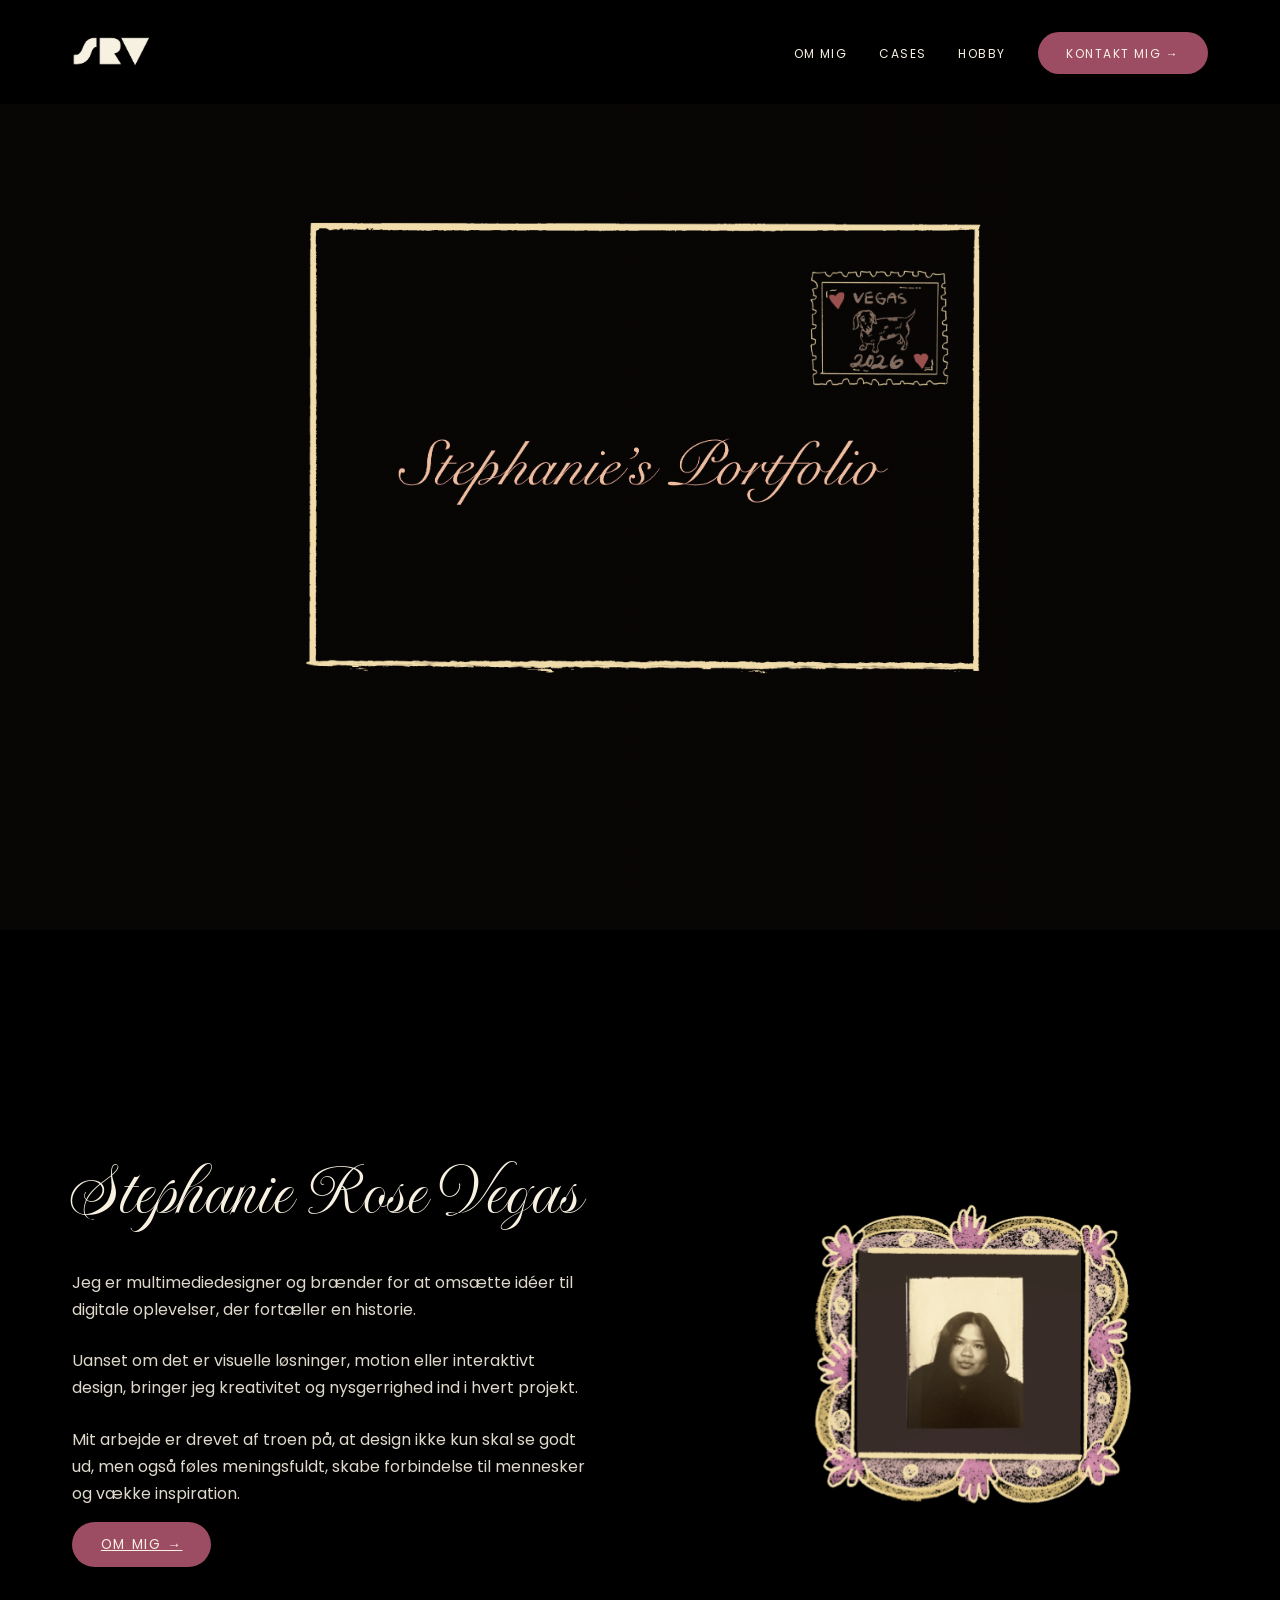
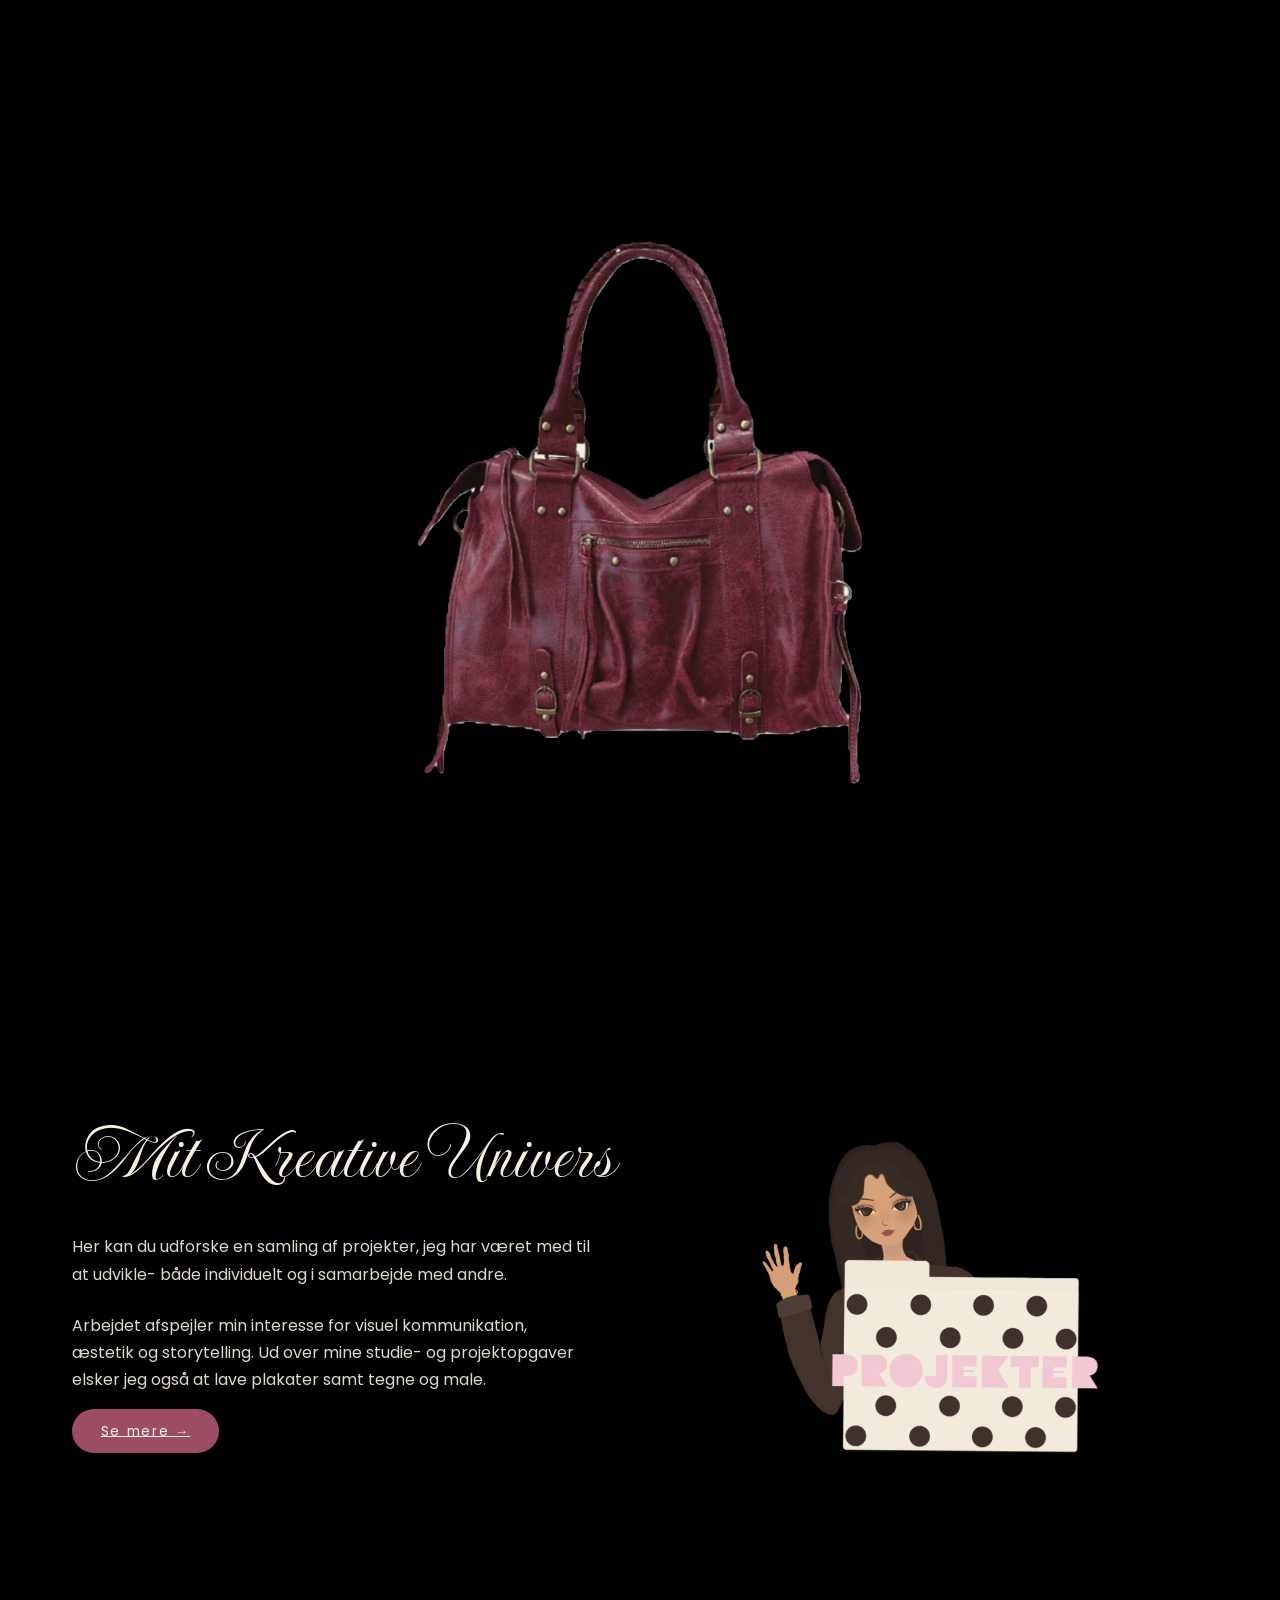
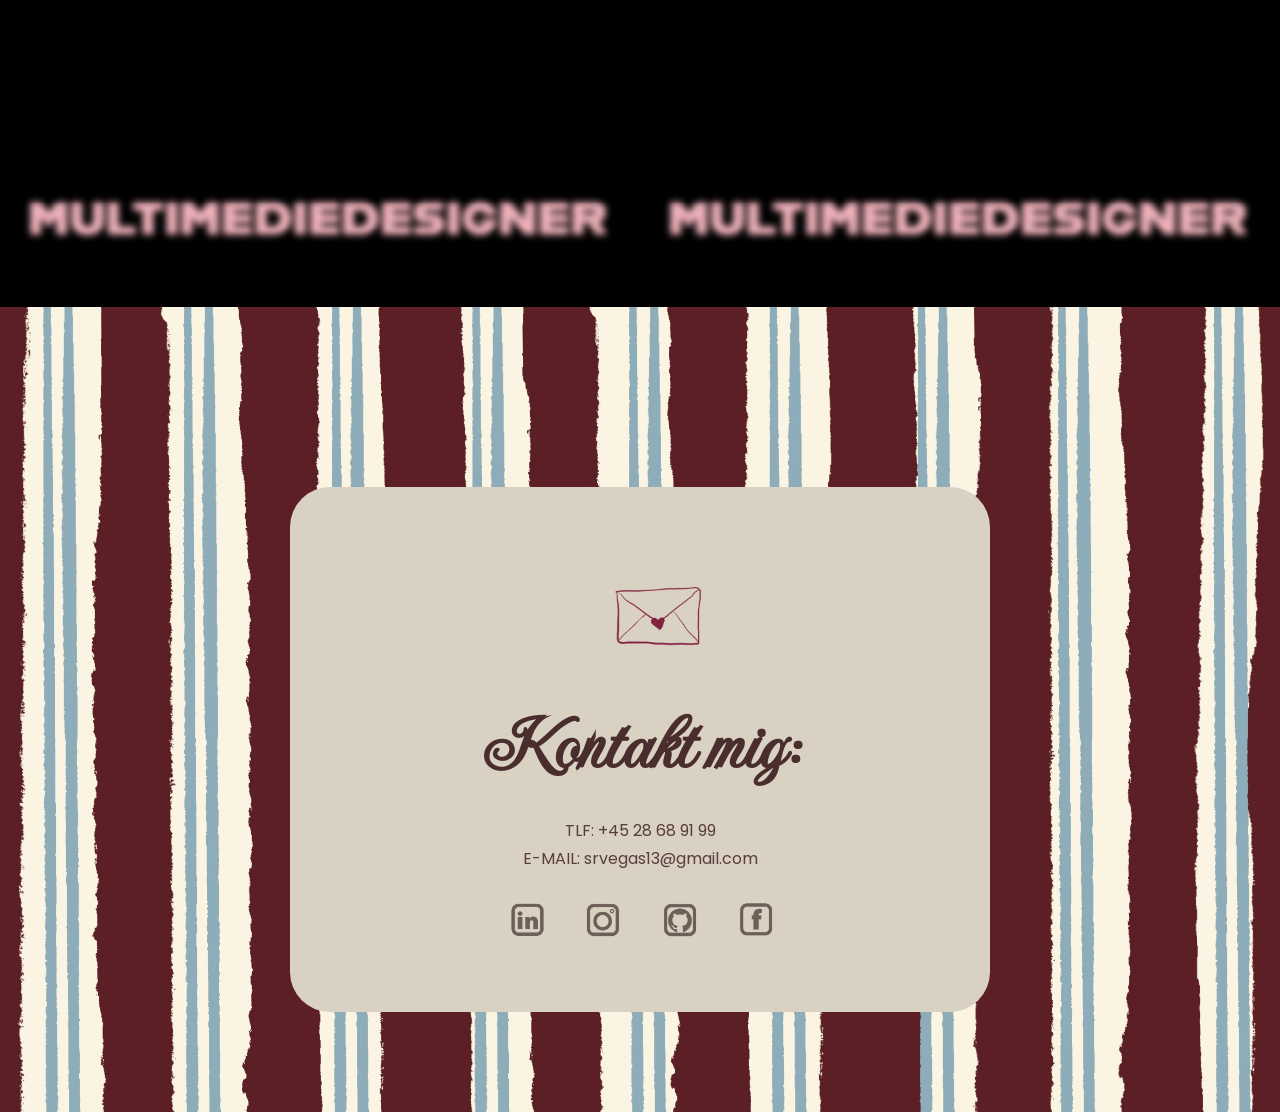
<file: index.html>
<!DOCTYPE html>
<html lang="en">
<head>
    <meta charset="UTF-8">
    <title>STEPH´S PORTFOLIO</title>

    <meta name="viewport" content="width=device-width, initial-scale=1.0">

    <link rel="stylesheet" href="styles.css">

    <link rel="preconnect" href="https://fonts.googleapis.com">
    <link rel="preconnect" href="https://fonts.gstatic.com" crossorigin>

    <link href="https://fonts.googleapis.com/css2?family=Imperial+Script&family=Poppins:wght@300;400;500;600&display=swap" rel="stylesheet">


</head>
<body>



<header class="hero">

    <nav class="navbar">
        <div class="nav-inner">

            <div class="nav-logo">
                <a href="index.html">
                    <img src="images/srvlogo.png" alt="SRV logo">
                </a>
            </div>

            <!-- 🍔 BURGER -->
            <button class="burger" aria-label="Menu">
                <span></span>
                <span></span>
                <span></span>
            </button>

            <ul class="nav-links">

                <li><a href="ommig.html">OM MIG</a></li>
                <li><a href="projekter.html">CASES</a></li>
                <li><a href="hobby.html">HOBBY</a></li>


                <li><a href="#kontakt" class="btn">Kontakt mig →</a></li>
            </ul>

        </div>
    </nav>

    <div class="hero-art">


        <img src="images/Stephanie's_Portfolio_hero.gif" alt="hero gif billede"/>
    </div>
</header>








<section class="creative">

    <div class="creative-text fade-in">
        <h2 class="script-title">Stephanie Rose Vegas</h2>

        <p>Jeg er multimediedesigner og brænder for at omsætte idéer til digitale oplevelser, der fortæller en historie.</p>

        <p> Uanset om det er visuelle løsninger, motion eller interaktivt design, bringer jeg kreativitet og nysgerrighed ind i hvert projekt. </p>

        <p>Mit arbejde er drevet af troen på, at design ikke kun skal se godt ud, men også føles meningsfuldt, skabe forbindelse til mennesker og vække inspiration.
        </p>

        <a href="ommig.html" class="btn">OM MIG →</a>
    </div>

    <div class="creative-card fade-in">
        <a href="ommig.html">
            <img src="images/migframe.gif" alt="Projekter mappe" class="folder-img"/>
        </a>
    </div>

</section>





<div class="bag">


    <img src="images/bag2.gif" alt="whats in my bag gif"/>

</div>







<section class="creative">

    <div class="creative-text fade-in">
        <h2 class="script-title">Mit Kreative Univers</h2>

        <p>
            Her kan du udforske en samling af projekter, jeg har været med til at udvikle-
            både individuelt og i samarbejde med andre.
        </p>

        <p>
            Arbejdet afspejler min interesse for visuel kommunikation, æstetik og storytelling.
            Ud over mine studie- og projektopgaver elsker jeg også at lave plakater samt tegne og male.
        </p>

        <a href="projekter.html" class="btn">Se mere →</a>
    </div>

    <div class="creative-card fade-in">
        <a href="projekter.html">
            <img src="images/mappegif.gif" alt="Projekter mappe" class="folder-img"/>
        </a>
    </div>

</section>










<section class="pink-banner">
    <div class="banner-track">
        <img src="images/pinkbanner.png" alt="pink banner">
        <img src="images/pinkbanner.png" alt="pink banner">
        <img src="images/pinkbanner.png" alt="pink banner">
        <img src="images/pinkbanner.png" alt="pink banner">
        <img src="images/pinkbanner.png" alt="pink banner">
        <img src="images/pinkbanner.png" alt="pink banner">
    </div>
</section>





<footer id="kontakt" class="footer-contact-section">

    <div class="footer-card">

        <img src="images/envelope.png" alt="mail icon" class="mail-icon">

        <h2>Kontakt mig:</h2>

        <p>
            TLF:
            <a href="tel:+4528689199">+45 28 68 91 99</a>
        </p>

        <p>
            E-MAIL:
            <a href="mailto:srvegas13@gmail.com">srvegas13@gmail.com</a>
        </p>

        <div class="socials">
            <a href="https://www.linkedin.com/in/stephanie-rose-vegas-77a5063b0/" target="_blank">
                <img src="images/linkedin.png" alt="linkedin">
            </a>

            <a href="https://www.instagram.com/_stephanievegas/" target="_blank">
                <img src="images/instagram.png" alt="instagram">
            </a>

            <a href="https://github.com/stephanievegas" target="_blank">
                <img src="images/github.png" alt="github">
            </a>

            <a href="https://www.facebook.com/stephanie.vegas.58/" target="_blank">
                <img src="images/facebook.png" alt="facebook">
            </a>
        </div>

    </div>

</footer>













<script src="app.js"></script>
</body>
</html>
</file>
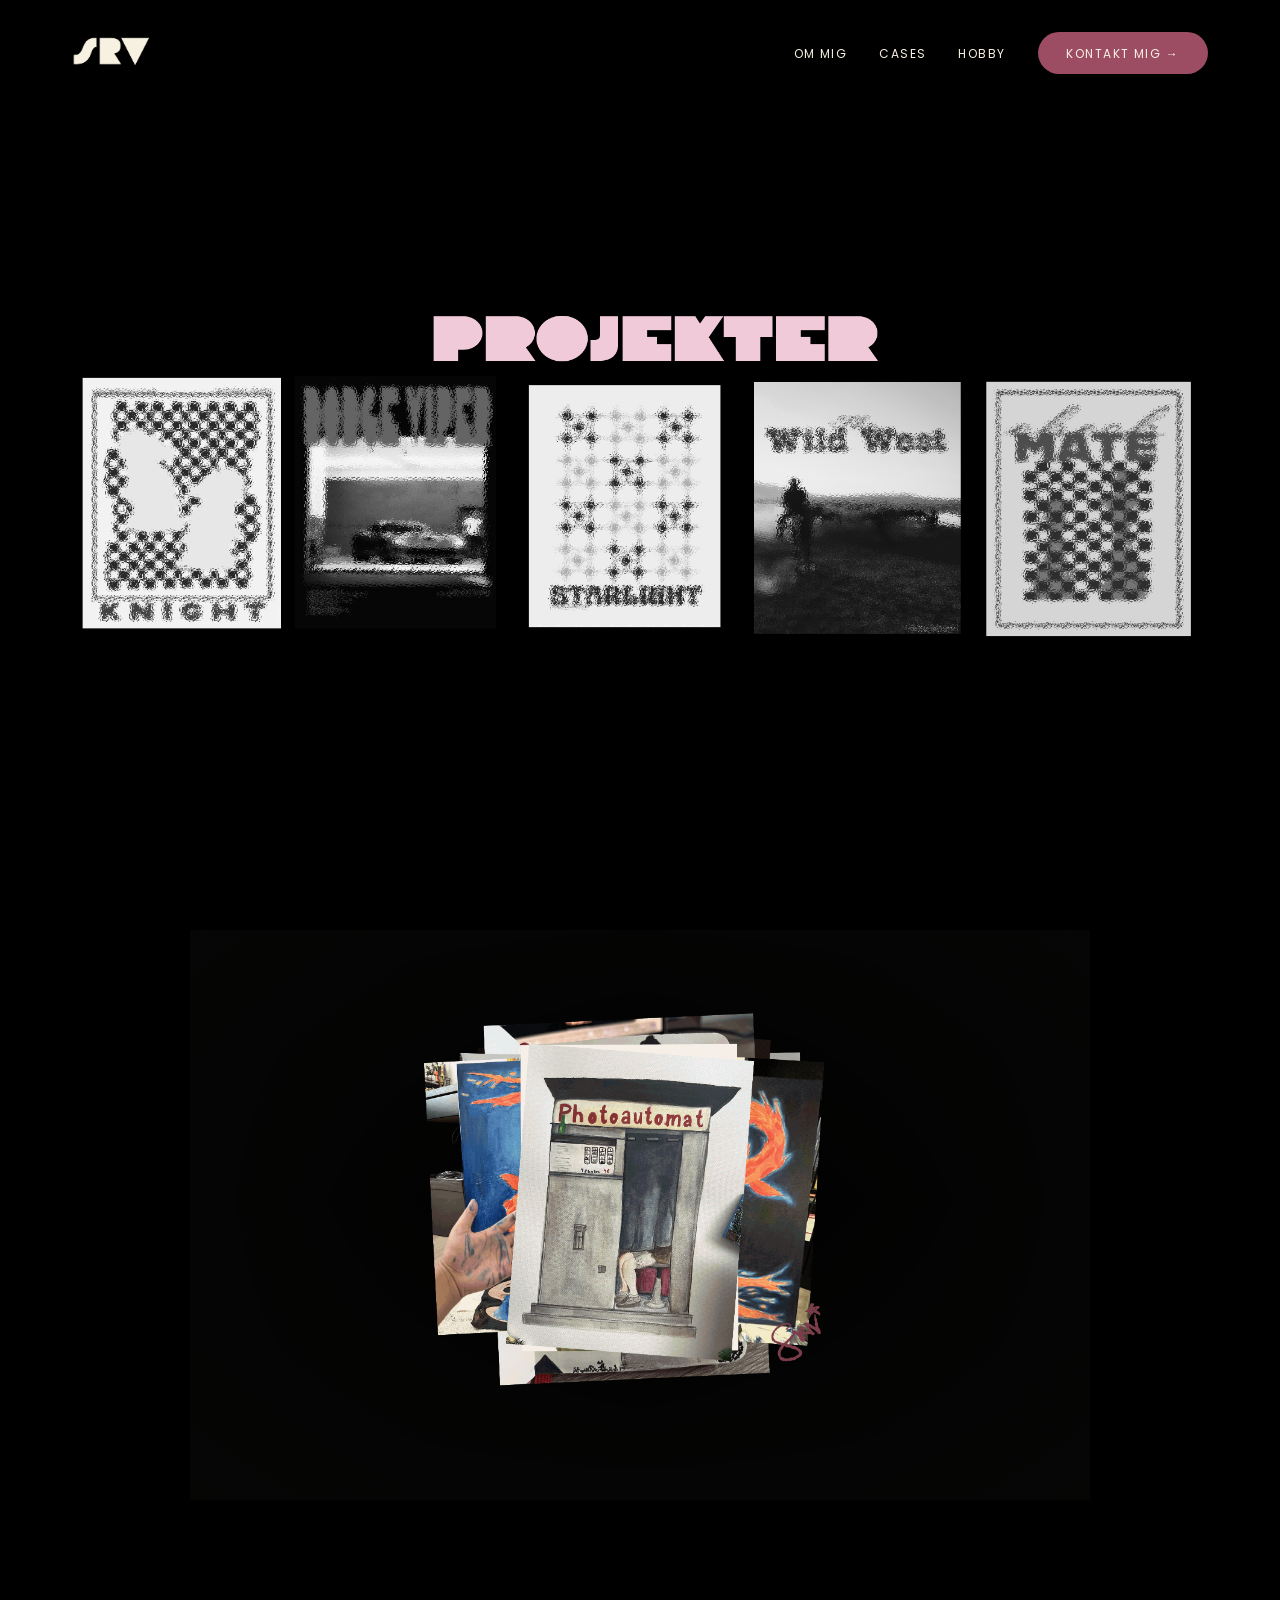
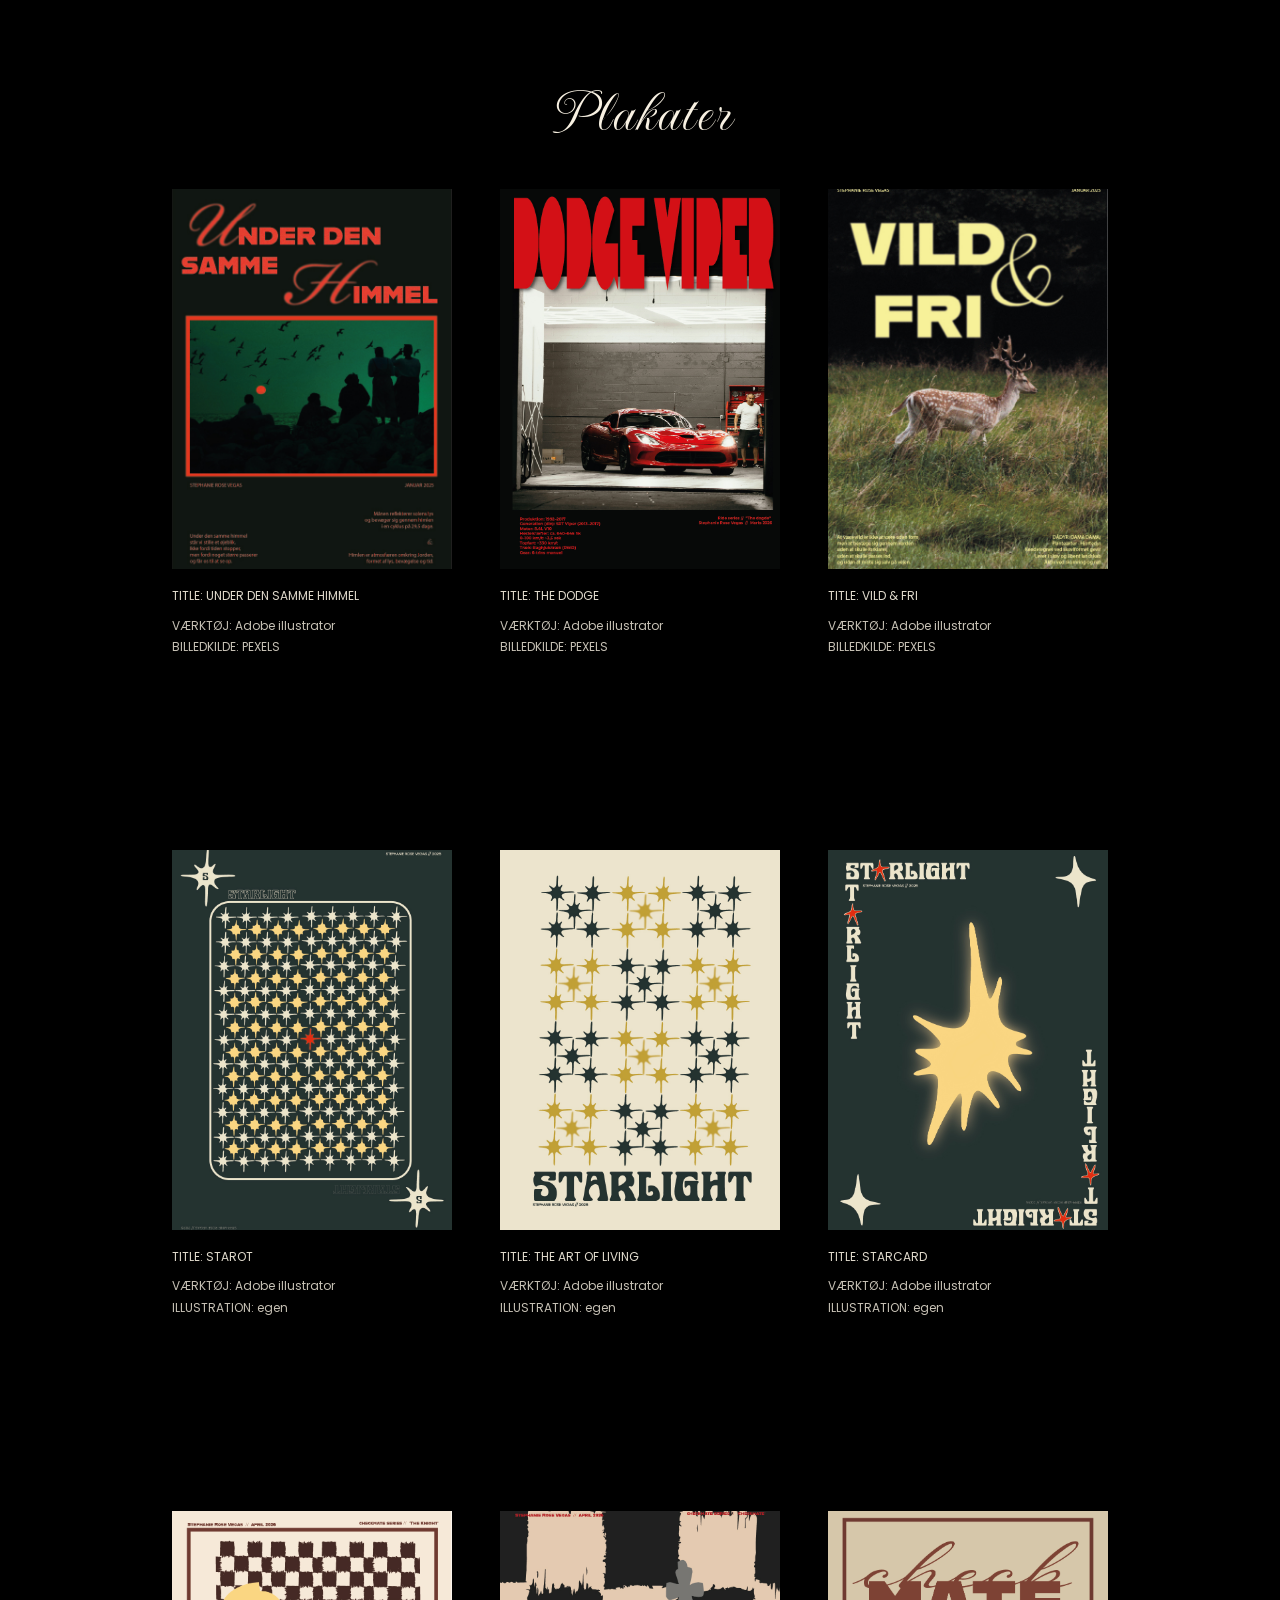
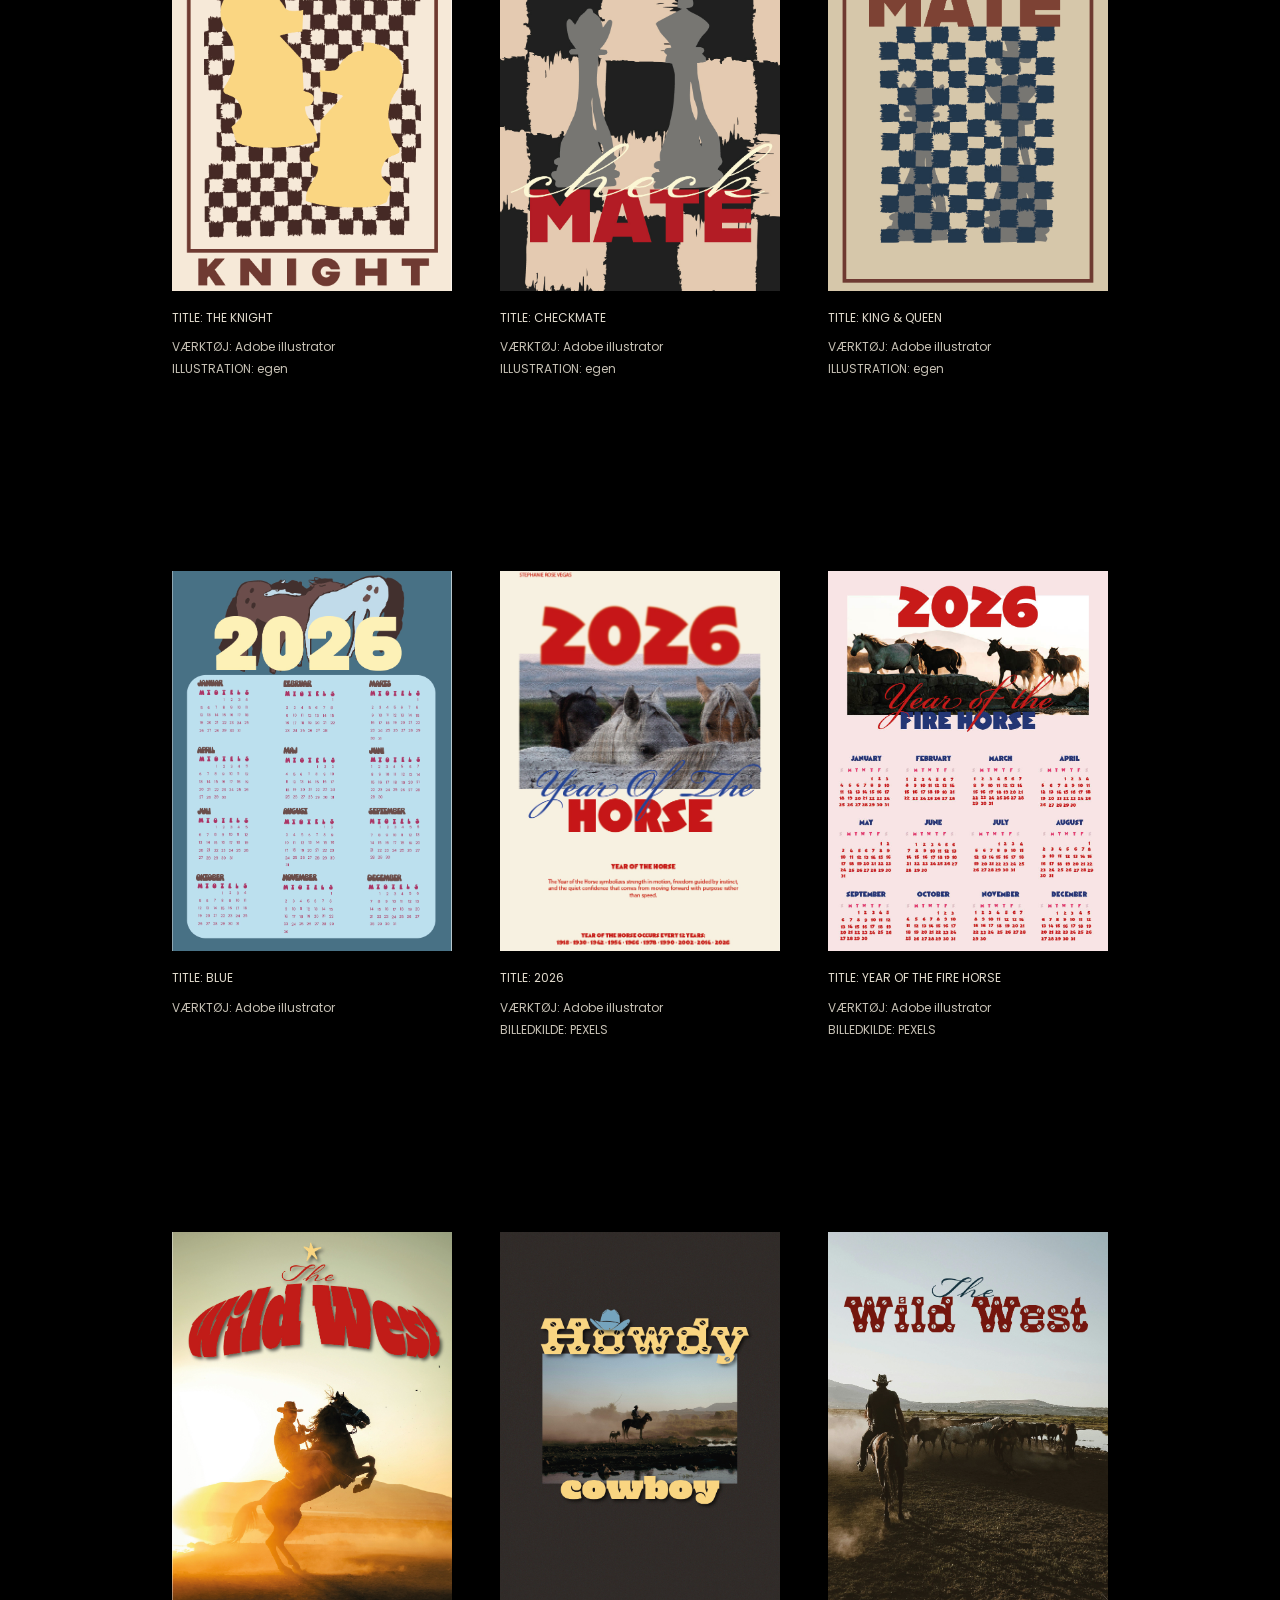
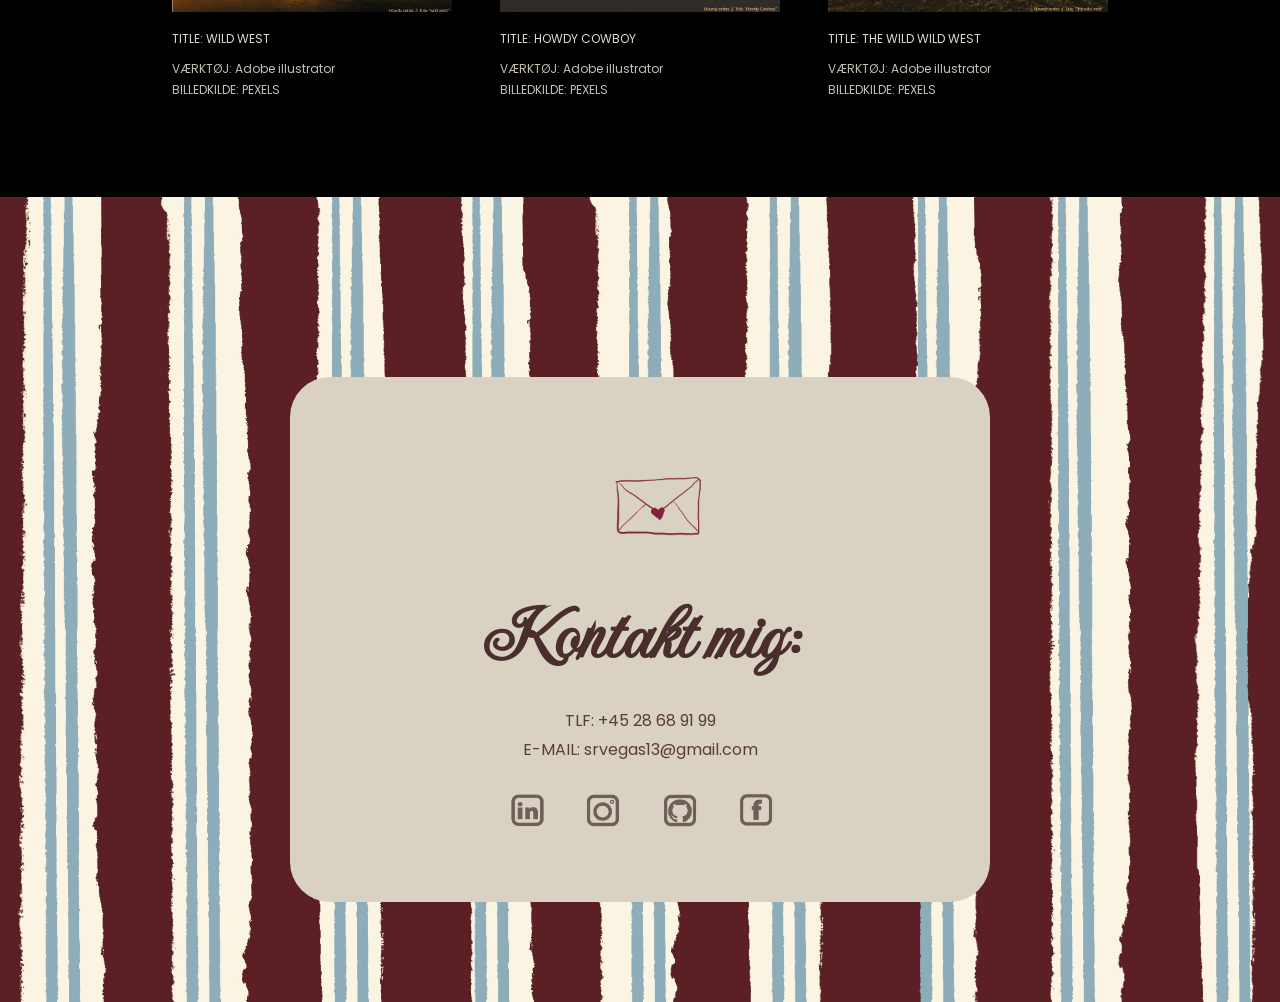
<file: hobby.html>
<!DOCTYPE html>
<html lang="en">
<head>
    <meta charset="UTF-8">
    <title>PROJEKTER</title>

    <meta name="viewport" content="width=device-width, initial-scale=1.0">


    <link rel="stylesheet" href="styles.css">

    <link rel="preconnect" href="https://fonts.googleapis.com">
    <link rel="preconnect" href="https://fonts.gstatic.com" crossorigin>

    <link href="https://fonts.googleapis.com/css2?family=Imperial+Script&family=Poppins:wght@300;400;500;600&display=swap" rel="stylesheet">

</head>
<body>
<header class="hero">

    <nav class="navbar">
        <div class="nav-inner">

            <div class="nav-logo">
                <a href="index.html">
                    <img src="images/srvlogo.png" alt="SRV logo">
                </a>
            </div>

            <!-- 🍔 BURGER -->
            <button class="burger" aria-label="Menu">
                <span></span>
                <span></span>
                <span></span>
            </button>

            <ul class="nav-links">

                <li><a href="ommig.html">OM MIG</a></li>
                <li><a href="projekter.html">CASES</a></li>
                <li><a href="hobby.html">HOBBY</a></li>

                <li><a href="#kontakt" class="btn">Kontakt mig →</a></li>
            </ul>

        </div>
    </nav>

    <div class="hero-art">
        <img src="images/phero.png" alt="projekterhero"/></div>

</header>


<div class="bag">
    <img src="images/Minkunst2.gif" alt="kunst"/>
</div>





<section class="projects">
    <h1 class="name">Plakater</h1>
    <div class="projects-grid">

        <div class="project">
            <img src="images/plakat1.jpg" alt="PLAKAT">
            <p class="title">TITLE: UNDER DEN SAMME HIMMEL</p>
            <p class="desc">VÆRKTØJ: Adobe illustrator</p>
            <p class="desc">BILLEDKILDE: PEXELS</p>
        </div>

        <div class="project">
            <img src="images/Dodge.jpg" alt="PLAKAT">
            <p class="title">TITLE: THE DODGE</p>
            <p class="desc">VÆRKTØJ: Adobe illustrator</p>
            <p class="desc">BILLEDKILDE: PEXELS</p>
        </div>

        <div class="project">
            <img src="images/plakat4.jpg" alt="PLAKAT">
            <p class="title">TITLE: VILD & FRI </p>
            <p class="desc">VÆRKTØJ: Adobe illustrator</p>
            <p class="desc">BILLEDKILDE: PEXELS</p>
        </div>

    </div>



</section>



<section class="projects">

    <div class="projects-grid">

        <div class="project">
            <img src="images/STAROT-100.jpg" alt="PLAKAT">
            <p class="title">TITLE: STAROT </p>
            <p class="desc">VÆRKTØJ: Adobe illustrator</p>
            <p class="desc">ILLUSTRATION: egen</p>
        </div>

        <div class="project">
            <img src="images/STARLIGHT-100.jpg" alt="PLAKAT">
            <p class="title">TITLE: THE ART OF LIVING</p>
            <p class="desc">VÆRKTØJ: Adobe illustrator</p>
            <p class="desc">ILLUSTRATION: egen</p>
        </div>

        <div class="project">
            <img src="images/STARCARD-100.jpg" alt="PLAKAT">
            <p class="title">TITLE: STARCARD</p>
            <p class="desc">VÆRKTØJ: Adobe illustrator</p>
            <p class="desc">ILLUSTRATION: egen</p>
        </div>

    </div>



</section>



<section class="projects">

    <div class="projects-grid">

        <div class="project">
            <img src="images/knight-100.jpg" alt="PLAKAT">
            <p class="title">TITLE: THE KNIGHT</p>
            <p class="desc">VÆRKTØJ: Adobe illustrator</p>
            <p class="desc">ILLUSTRATION: egen</p>
        </div>

        <div class="project">
            <img src="images/chess-100.jpg" alt="PLAKAT">
            <p class="title">TITLE: CHECKMATE </p>
            <p class="desc">VÆRKTØJ: Adobe illustrator</p>
            <p class="desc">ILLUSTRATION: egen</p>
        </div>

        <div class="project">
            <img src="images/checkmate3-100.jpg" alt="PLAKAT">
            <p class="title">TITLE: KING & QUEEN</p>
            <p class="desc">VÆRKTØJ: Adobe illustrator</p>
            <p class="desc">ILLUSTRATION: egen</p>
        </div>

    </div>

</section>
<section class="projects">

    <div class="projects-grid">

        <div class="project">
            <img src="images/plakat3.jpg" alt="PLAKAT">
            <p class="title">TITLE: BLUE</p>
            <p class="desc">VÆRKTØJ: Adobe illustrator</p>

        </div>

        <div class="project">
            <img src="images/plakat2.jpg" alt="PLAKAT">
            <p class="title">TITLE: 2026 </p>
            <p class="desc">VÆRKTØJ: Adobe illustrator</p>
            <p class="desc">BILLEDKILDE: PEXELS</p>
        </div>

        <div class="project">
            <img src="images/plakat7.jpg" alt="PLAKAT">
            <p class="title">TITLE: YEAR OF THE FIRE HORSE</p>
            <p class="desc">VÆRKTØJ: Adobe illustrator</p>
            <p class="desc">BILLEDKILDE: PEXELS</p>
        </div>

    </div>



</section>

<section class="projects">

    <div class="projects-grid">

        <div class="project">
            <img src="images/tww-100.jpg" alt="PLAKAT">
            <p class="title">TITLE: WILD WEST</p>
            <p class="desc">VÆRKTØJ: Adobe illustrator</p>
            <p class="desc">BILLEDKILDE: PEXELS</p>
        </div>

        <div class="project">
            <img src="images/HOWDY2.jpg" alt="PLAKAT">
            <p class="title">TITLE: HOWDY COWBOY </p>
            <p class="desc">VÆRKTØJ: Adobe illustrator</p>
            <p class="desc">BILLEDKILDE: PEXELS</p>
        </div>

        <div class="project">
            <img src="images/tww2-100.jpg" alt="PLAKAT">
            <p class="title">TITLE: THE WILD WILD WEST</p>
            <p class="desc">VÆRKTØJ: Adobe illustrator</p>
            <p class="desc">BILLEDKILDE: PEXELS</p>
        </div>

    </div>



</section>











<footer id="kontakt" class="footer-contact-section">

    <div class="footer-card">

        <img src="images/envelope.png" alt="mail icon" class="mail-icon">

        <h2>Kontakt mig:</h2>

        <p>
            TLF:
            <a href="tel:+4528689199">+45 28 68 91 99</a>
        </p>

        <p>
            E-MAIL:
            <a href="mailto:srvegas13@gmail.com">srvegas13@gmail.com</a>
        </p>

        <div class="socials">
            <a href="https://www.linkedin.com/in/stephanie-rose-vegas-77a5063b0/" target="_blank">
                <img src="images/linkedin.png" alt="linkedin">
            </a>

            <a href="https://www.instagram.com/_stephanievegas/" target="_blank">
                <img src="images/instagram.png" alt="instagram">
            </a>
            <a href="https://github.com/stephanievegas" target="_blank">
                <img src="images/github.png" alt="github">
            </a>
            <a href="https://www.facebook.com/stephanie.vegas.58/" target="_blank">
                <img src="images/facebook.png" alt="facebook">
            </a>
        </div>

    </div>

</footer>

<script>
    document.querySelectorAll(".case").forEach(caseEl => {

        const mainImage = caseEl.querySelector(".case-main img");
        const thumbs = caseEl.querySelectorAll(".case-thumbs img");

        thumbs.forEach(img => {
            img.addEventListener("click", () => {

                // animation start
                mainImage.classList.add("fade");

                setTimeout(() => {
                    mainImage.src = img.src;
                    mainImage.classList.remove("fade");
                }, 150);

                // aktiv thumbnail
                thumbs.forEach(t => t.classList.remove("active"));
                img.classList.add("active");

            });
        });

    });


</script>
<script>
    const burger = document.querySelector(".burger");
    const navLinks = document.querySelector(".nav-links");

    burger.addEventListener("click", () => {
        navLinks.classList.toggle("active");
    });
</script>
</body>
</html>
</file>
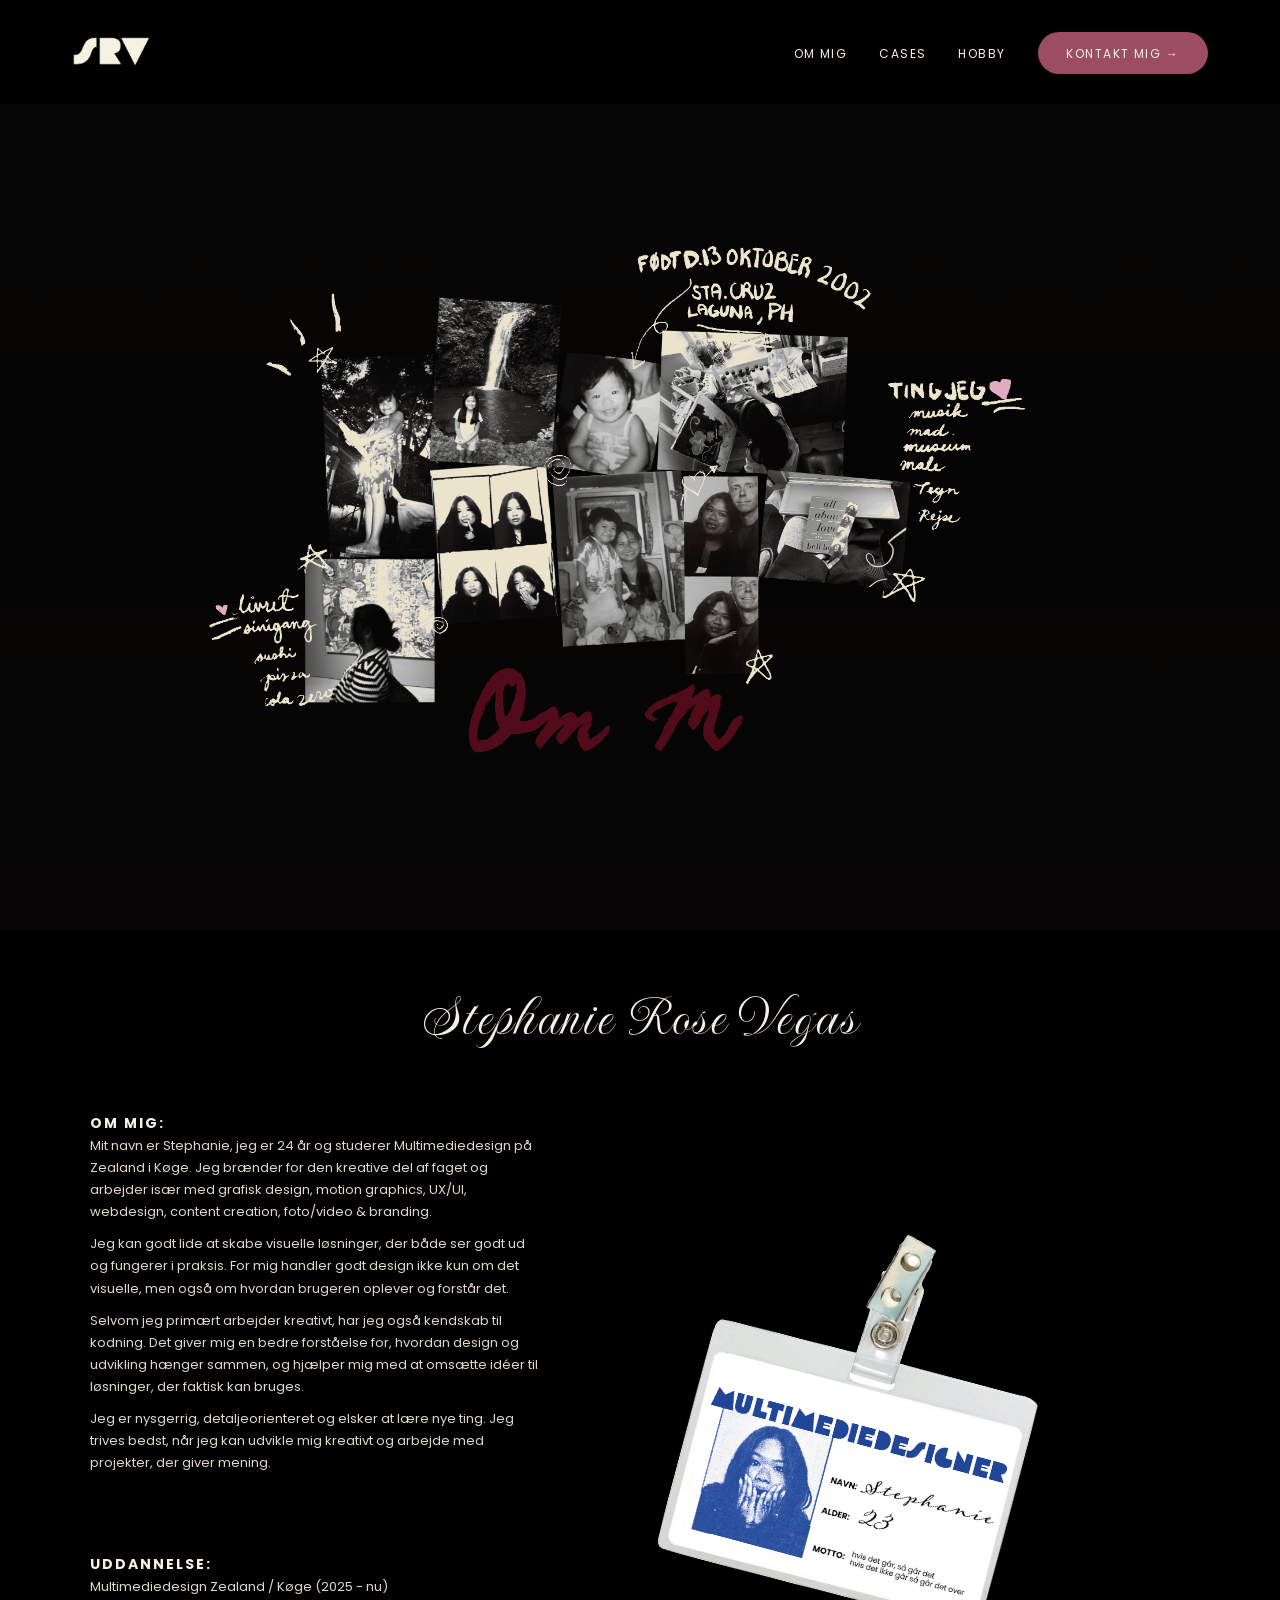
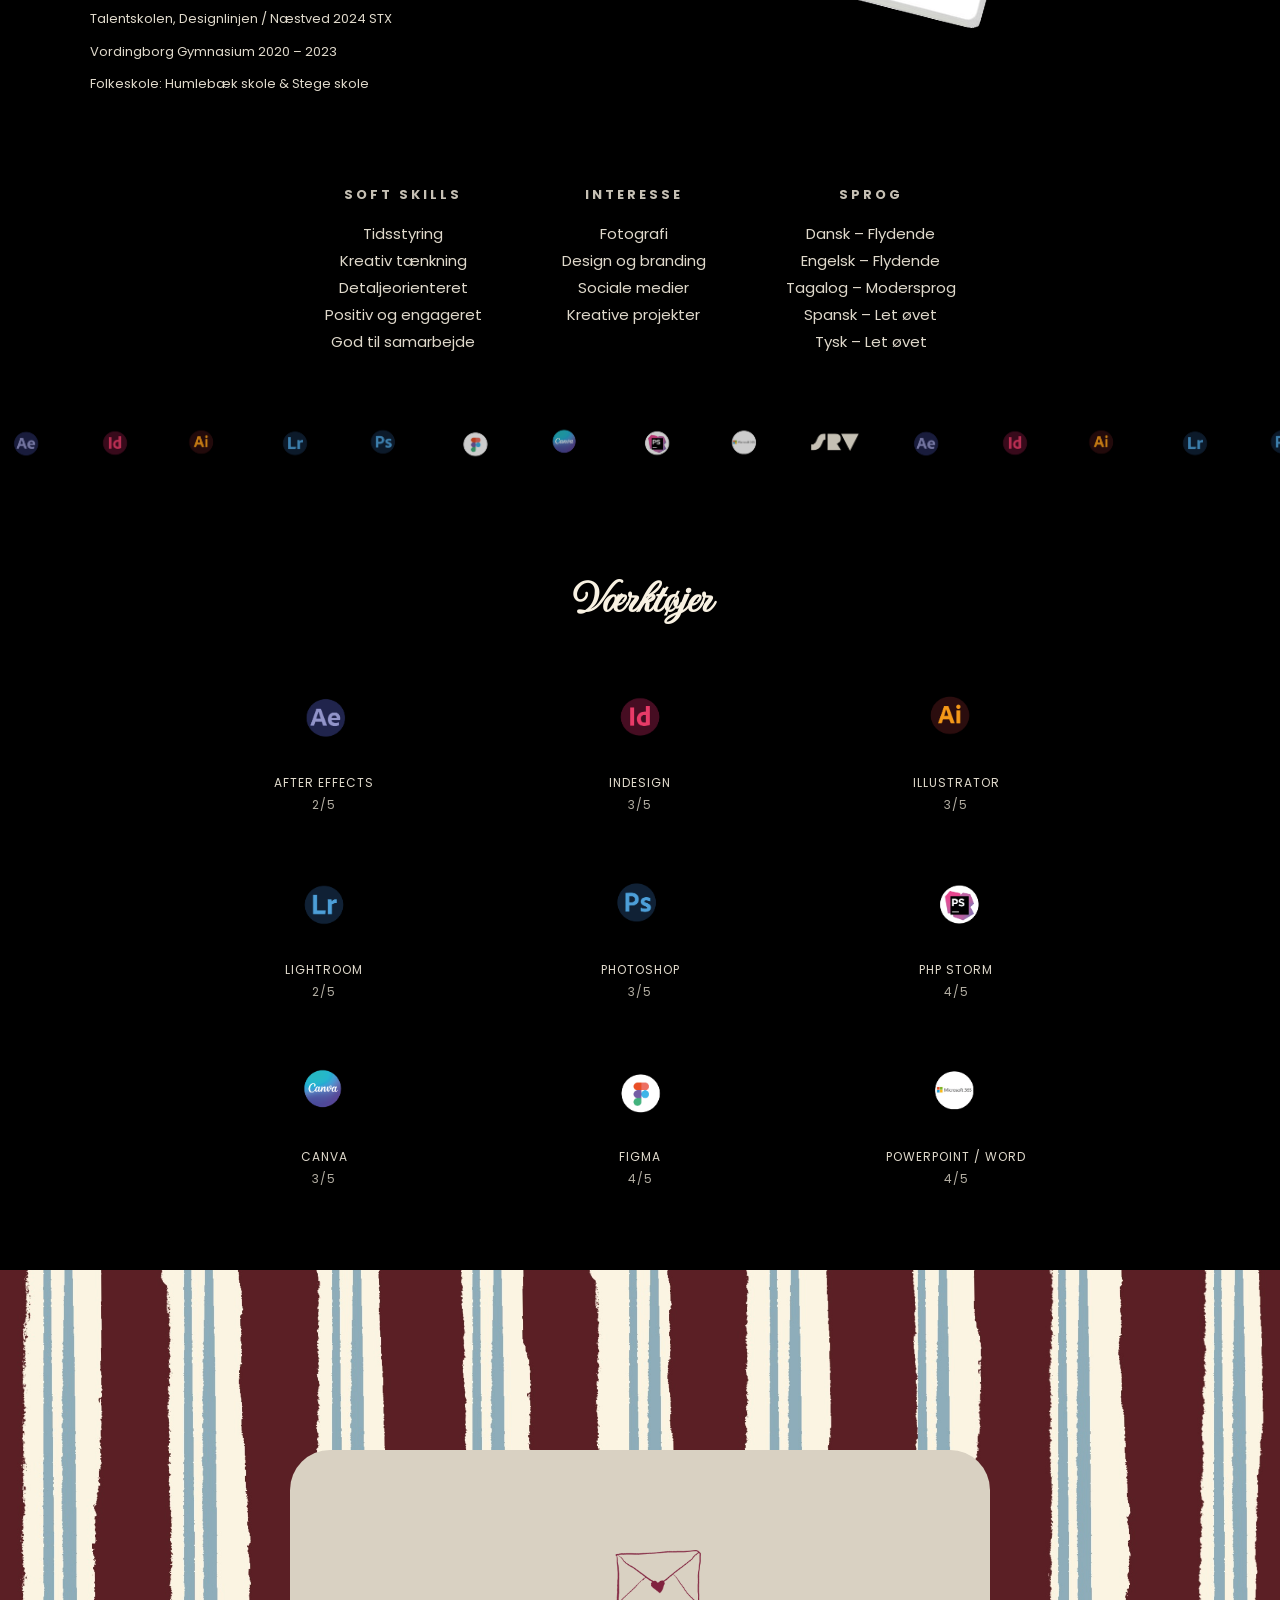
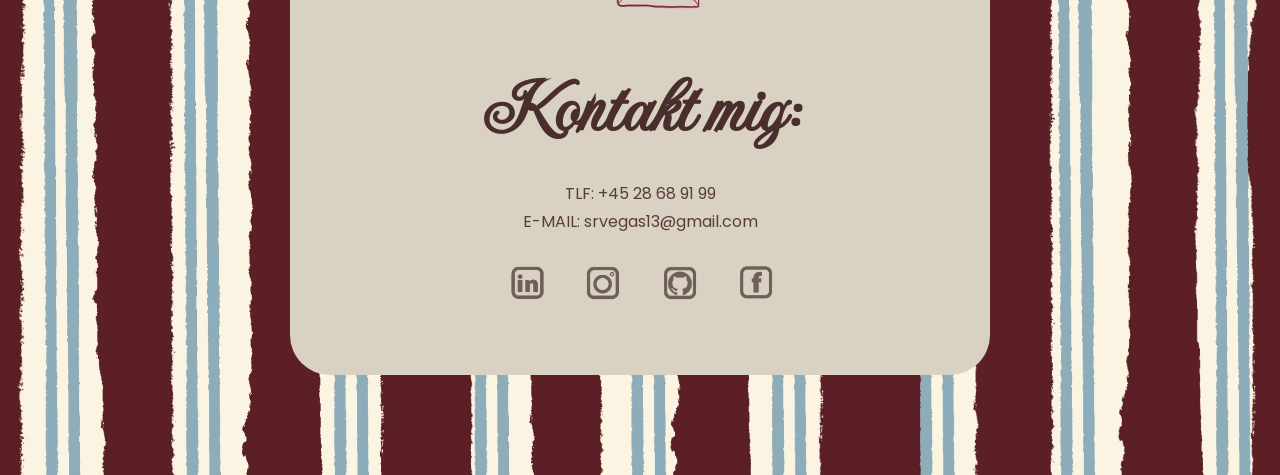
<file: ommig.html>
<!DOCTYPE html>
<html lang="en">
<head>
    <meta charset="UTF-8">
    <title>OM MIG</title>


    <meta name="viewport" content="width=device-width, initial-scale=1.0">

    <link rel="stylesheet" href="styles.css">

    <link rel="preconnect" href="https://fonts.googleapis.com">
    <link rel="preconnect" href="https://fonts.gstatic.com" crossorigin>

    <link href="https://fonts.googleapis.com/css2?family=Imperial+Script&family=Poppins:wght@300;400;500;600&display=swap" rel="stylesheet">

</head>
<body>

<header class="hero">

    <nav class="navbar">
        <div class="nav-inner">

            <div class="nav-logo">
                <a href="index.html">
                    <img src="images/srvlogo.png" alt="SRV logo">
                </a>
            </div>

            <!-- 🍔 BURGER -->
            <button class="burger" aria-label="Menu">
                <span></span>
                <span></span>
                <span></span>
            </button>

            <ul class="nav-links">

                <li><a href="ommig.html">OM MIG</a></li>
                <li><a href="projekter.html">CASES</a></li>
                <li><a href="hobby.html">HOBBY</a></li>

                <li><a href="#kontakt" class="btn">Kontakt mig →</a></li>
            </ul>

        </div>
    </nav>

    <div class="hero-art">

        <img src="images/ommighero22.gif" alt="om mig hero billede"/></div>
</header>





<section class="about-page">

    <h1 class="name">Stephanie Rose Vegas</h1>

    <div class="about-grid">

        <!-- VENSTRE SIDE -->
        <div class="about-text">

            <h3>OM MIG:</h3>
            <p>Mit navn er Stephanie, jeg er 24 år og studerer Multimediedesign på Zealand i Køge. Jeg brænder for den kreative del af faget og arbejder især med grafisk design, motion graphics, UX/UI, webdesign, content creation, foto/video & branding.</p>

            <p> Jeg kan godt lide at skabe visuelle løsninger, der både ser godt ud og fungerer i praksis. For mig handler godt design ikke kun om det visuelle, men også om hvordan brugeren oplever og forstår det.</p>

            <p> Selvom jeg primært arbejder kreativt, har jeg også kendskab til kodning. Det giver mig en bedre forståelse for, hvordan design og udvikling hænger sammen, og hjælper mig med at omsætte idéer til løsninger, der faktisk kan bruges.</p>

            <p>Jeg er nysgerrig, detaljeorienteret og elsker at lære nye ting. Jeg trives bedst, når jeg kan udvikle mig kreativt og arbejde med projekter, der giver mening.</p>

<br>
            <br>

            <h3>UDDANNELSE:</h3>
            <p>Multimediedesign Zealand / Køge (2025 - nu)</p>
            <p>Talentskolen, Designlinjen / Næstved 2024 STX</p>
            <p>Vordingborg Gymnasium 2020 – 2023</p>
            <p>Folkeskole: Humlebæk skole & Stege skole</p>

        </div>

        <!-- HØJRE SIDE (NAMETAG) -->
        <div class="nametag">
            <img src="images/nametag.png" alt="nametag">
        </div>

    </div>

    <!-- BUND -->
    <div class="bottom-grid">

        <div>
            <h3>SOFT SKILLS</h3>
            <p>Tidsstyring</p>
            <p>Kreativ tænkning</p>
            <p>Detaljeorienteret</p>
            <p>Positiv og engageret</p>
            <p>God til samarbejde</p>
        </div>

        <div>
            <h3>INTERESSE</h3>
            <p>Fotografi</p>
            <p>Design og branding</p>
            <p>Sociale medier</p>
            <p>Kreative projekter</p>
        </div>

        <div>
            <h3>SPROG</h3>
            <p>Dansk – Flydende</p>
            <p>Engelsk – Flydende</p>
            <p>Tagalog – Modersprog</p>
            <p>Spansk – Let øvet</p>
            <p>Tysk – Let øvet</p>
        </div>

    </div>

</section>




<section class="skills-banner">

    <div class="skills-track">
        <img src="images/ae.png" alt="#">
        <img src="images/id.png" alt="#">
        <img src="images/ai.png" alt="#">
        <img src="images/lr.png" alt="#">
        <img src="images/ps.png" alt="#">
        <img src="images/figma.png" alt="#">
        <img src="images/canva.png" alt="#">
        <img src="images/php.png" alt="#">
        <img src="images/microsoft.png" alt="#">

        <img src="images/srvlogo.png" alt="#">

        <img src="images/ae.png" alt="#">
        <img src="images/id.png" alt="#">
        <img src="images/ai.png" alt="#">
        <img src="images/lr.png" alt="#">
        <img src="images/ps.png" alt="#">
        <img src="images/figma.png" alt="#">
        <img src="images/canva.png" alt="#">
        <img src="images/php.png" alt="#">
        <img src="images/microsoft.png" alt="#">

        <img src="images/srvlogo.png" alt="#">

        <img src="images/ae.png" alt="#">
        <img src="images/id.png" alt="#">
        <img src="images/ai.png" alt="#">
        <img src="images/lr.png" alt="#">
        <img src="images/ps.png" alt="#">
        <img src="images/figma.png" alt="#">
        <img src="images/canva.png" alt="#">
        <img src="images/php.png" alt="#">
        <img src="images/microsoft.png" alt="#">


        <img src="images/srvlogo.png" alt="#">

        <img src="images/ae.png" alt="#">
        <img src="images/id.png" alt="#">
        <img src="images/ai.png" alt="#">
        <img src="images/lr.png" alt="#">
        <img src="images/ps.png" alt="#">
        <img src="images/figma.png" alt="#">
        <img src="images/canva.png" alt="#">
        <img src="images/php.png" alt="#">
        <img src="images/microsoft.png" alt="#">

    </div>

</section>






<section class="tools">

    <h2 class="tools-title">Værktøjer</h2>

    <div class="tools-grid">

        <div class="tool">
            <img src="images/ae.png" alt="">
            <p>AFTER EFFECTS<br><span>2/5</span></p>
        </div>

        <div class="tool">
            <img src="images/id.png" alt="">
            <p>INDESIGN<br><span>3/5</span></p>
        </div>

        <div class="tool">
            <img src="images/ai.png" alt="">
            <p>ILLUSTRATOR<br><span>3/5</span></p>
        </div>

        <div class="tool">
            <img src="images/lr.png" alt="">
            <p>LIGHTROOM<br><span>2/5</span></p>
        </div>

        <div class="tool">
            <img src="images/ps.png" alt="">
            <p>PHOTOSHOP<br><span>3/5</span></p>
        </div>

        <div class="tool">
            <img src="images/php.png" alt="">
            <p>PHP STORM<br><span>4/5</span></p>
        </div>

        <div class="tool">
            <img src="images/canva.png" alt="">
            <p>CANVA<br><span>3/5</span></p>
        </div>

        <div class="tool">
            <img src="images/figma.png" alt="">
            <p>FIGMA<br><span>4/5</span></p>
        </div>

        <div class="tool">
            <img src="images/microsoft.png" alt="">
            <p>POWERPOINT / WORD<br><span>4/5</span></p>
        </div>

    </div>

</section>


















<footer id="kontakt" class="footer-contact-section">

    <div class="footer-card">

        <img src="images/envelope.png" alt="mail icon" class="mail-icon">

        <h2>Kontakt mig:</h2>

        <p>
            TLF:
            <a href="tel:+4528689199">+45 28 68 91 99</a>
        </p>

        <p>
            E-MAIL:
            <a href="mailto:srvegas13@gmail.com">srvegas13@gmail.com</a>
        </p>

        <div class="socials">
            <a href="https://www.linkedin.com/in/stephanie-rose-vegas-77a5063b0/" target="_blank">
                <img src="images/linkedin.png" alt="linkedin">
            </a>

            <a href="https://www.instagram.com/_stephanievegas/" target="_blank">
                <img src="images/instagram.png" alt="instagram">
            </a>
            <a href="https://github.com/stephanievegas" target="_blank">
                <img src="images/github.png" alt="github">
            </a>
            <a href="https://www.facebook.com/stephanie.vegas.58/" target="_blank">
                <img src="images/facebook.png" alt="facebook">
            </a>
        </div>

    </div>

</footer>






<script src="app.js"></script>
</body>
</html>
</file>
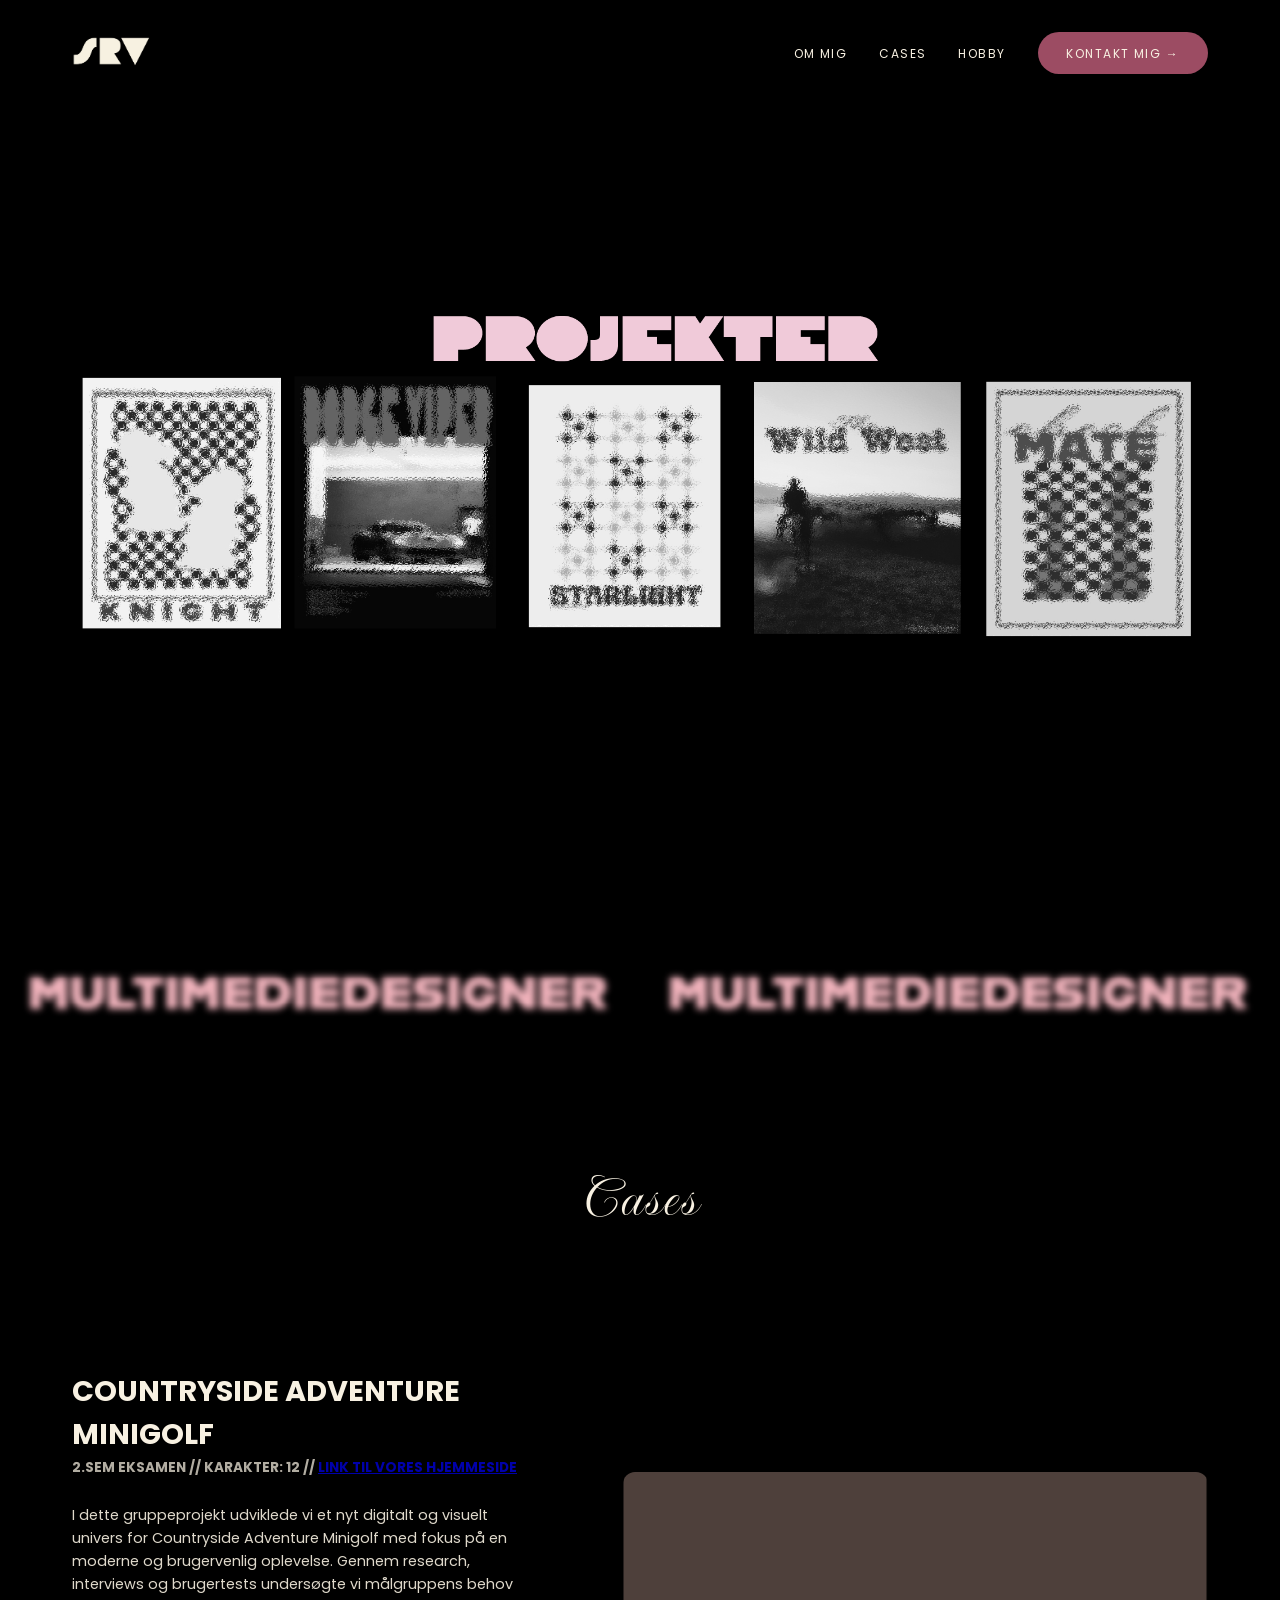
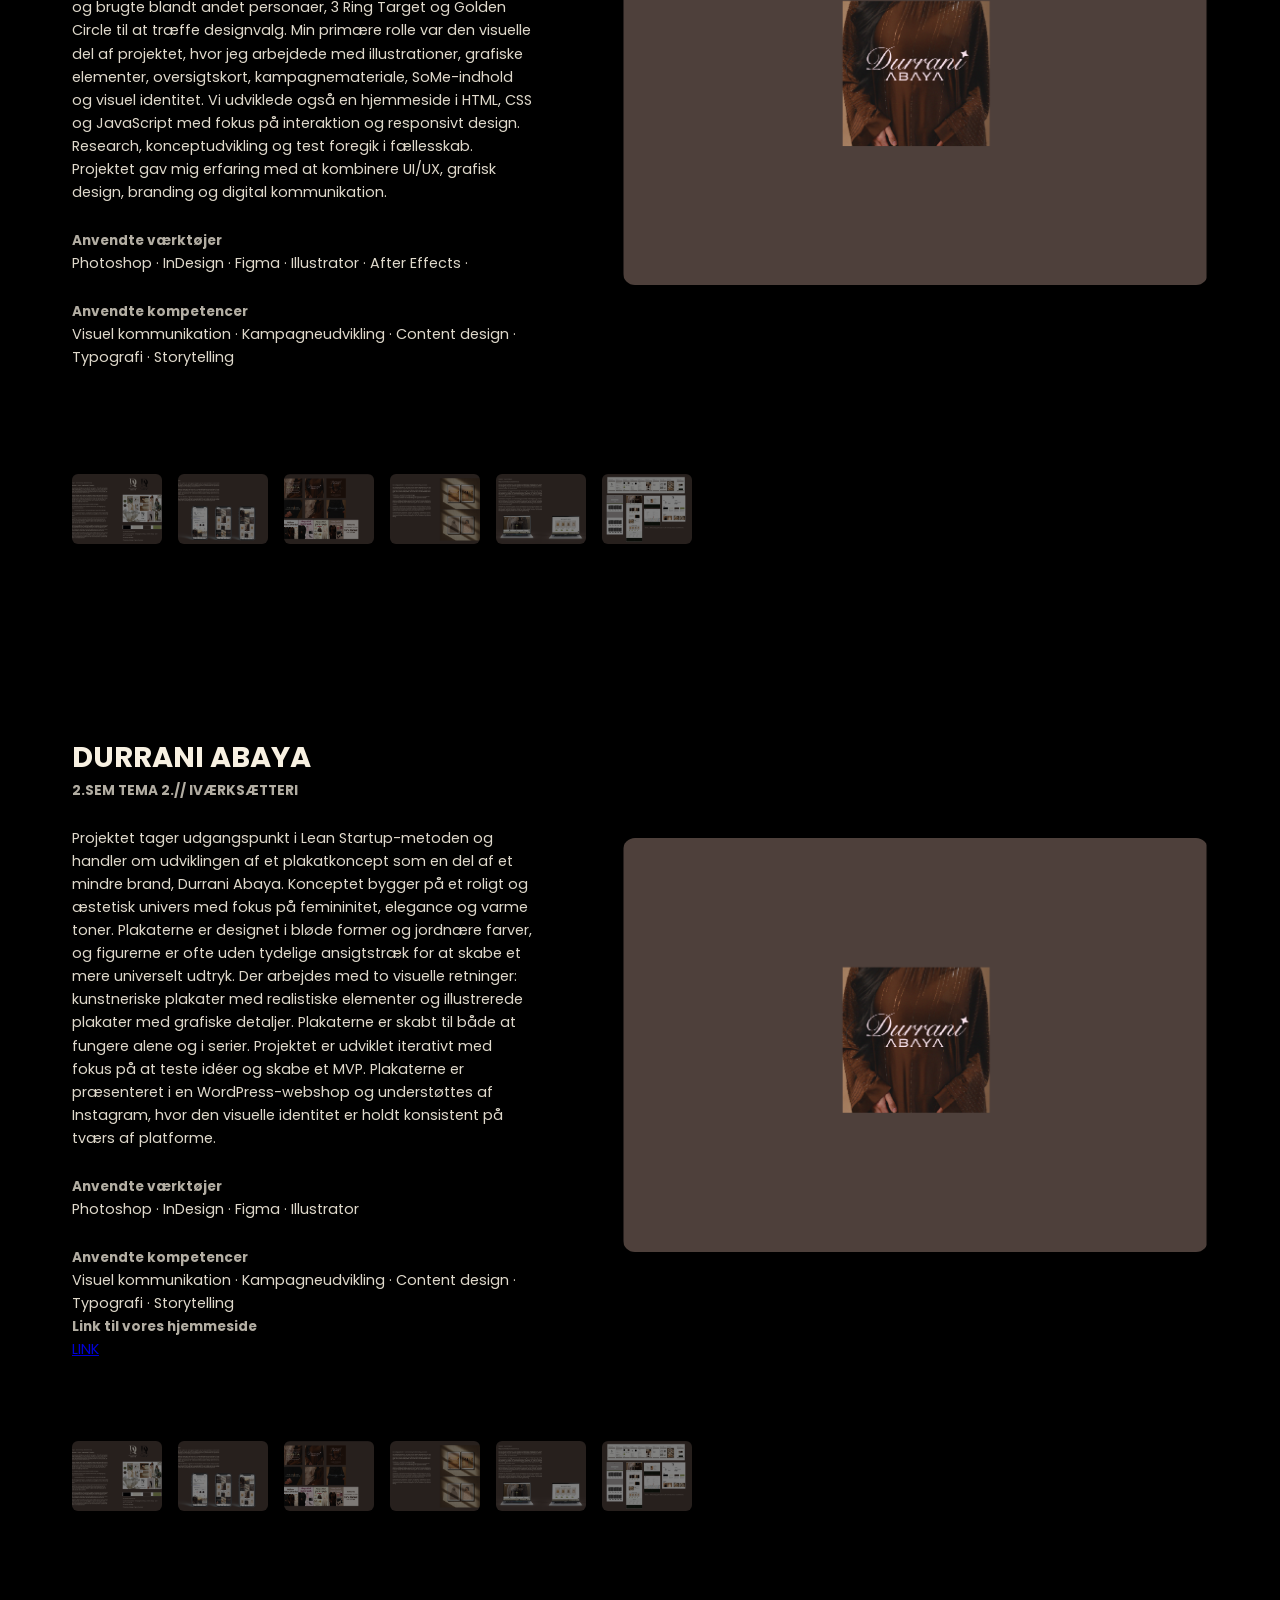
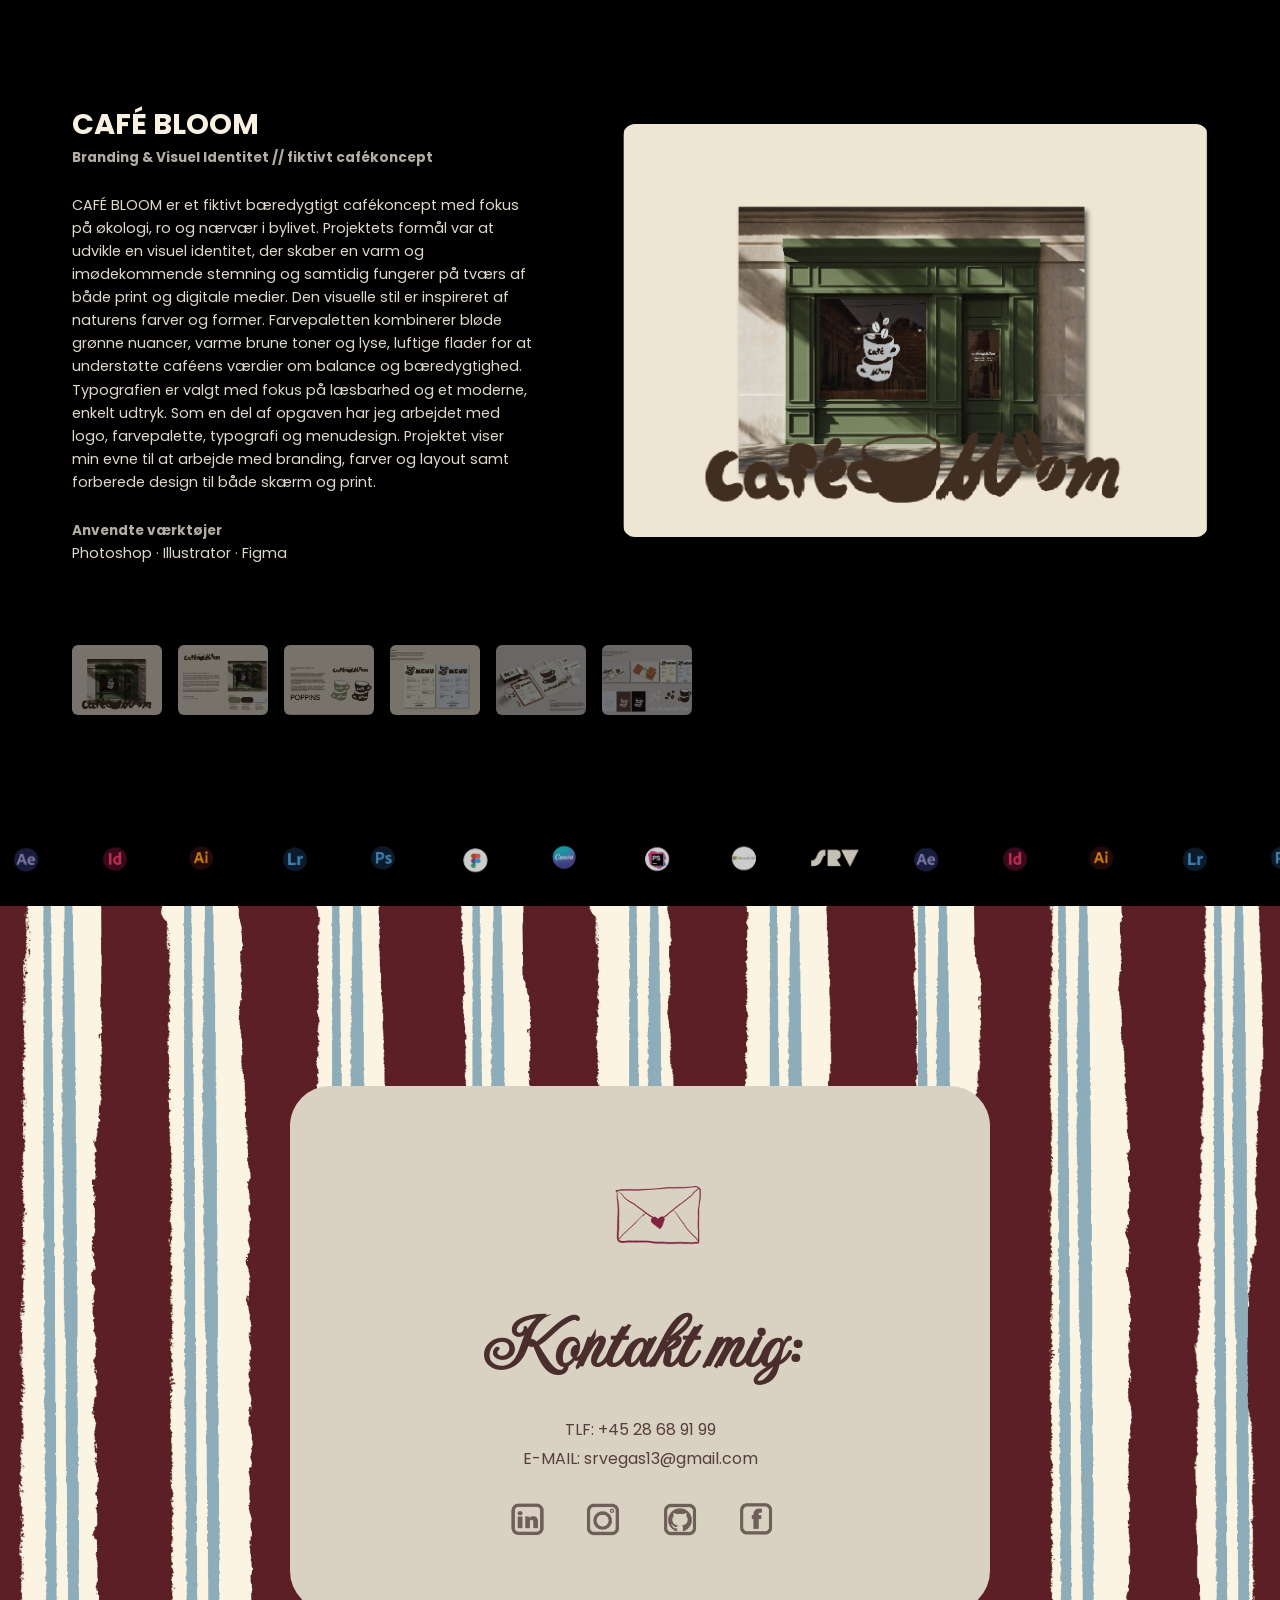
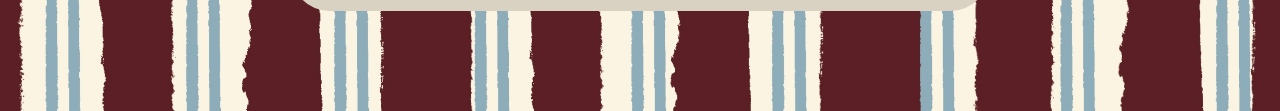
<file: projekter.html>
<!DOCTYPE html>
<html lang="en">
<head>
    <meta charset="UTF-8">
    <title>PROJEKTER</title>

    <meta name="viewport" content="width=device-width, initial-scale=1.0">


    <link rel="stylesheet" href="styles.css">

    <link rel="preconnect" href="https://fonts.googleapis.com">
    <link rel="preconnect" href="https://fonts.gstatic.com" crossorigin>

    <link href="https://fonts.googleapis.com/css2?family=Imperial+Script&family=Poppins:wght@300;400;500;600&display=swap" rel="stylesheet">

</head>
<body>

<header class="hero">

    <nav class="navbar">
        <div class="nav-inner">

            <div class="nav-logo">
                <a href="index.html">
                    <img src="images/srvlogo.png" alt="SRV logo">
                </a>
            </div>

            <!-- 🍔 BURGER -->
            <button class="burger" aria-label="Menu">
                <span></span>
                <span></span>
                <span></span>
            </button>

            <ul class="nav-links">

                <li><a href="ommig.html">OM MIG</a></li>
                <li><a href="projekter.html">CASES</a></li>
                <li><a href="hobby.html">HOBBY</a></li>

                <li><a href="#kontakt" class="btn">Kontakt mig →</a></li>
            </ul>

        </div>
    </nav>

    <div class="hero-art">
        <img src="images/phero.png" alt="projekterhero"/></div>

</header>







<section class="pink-banner">
    <div class="banner-track">
        <img src="images/pinkbanner.png" alt="pink banner">
        <img src="images/pinkbanner.png" alt="pink banner">
        <img src="images/pinkbanner.png" alt="pink banner">
        <img src="images/pinkbanner.png" alt="pink banner">
        <img src="images/pinkbanner.png" alt="pink banner">
        <img src="images/pinkbanner.png" alt="pink banner">
    </div>
</section>

<h1 class="name">Cases</h1>


<section class="case">

    <div class="case-text">
        <h2>COUNTRYSIDE ADVENTURE MINIGOLF</h2>
        <p><strong> 2.SEM EKSAMEN // KARAKTER: 12 //
            <a href="https://countryside.stephanierosevegas.dk" target="_blank">
                LINK TIL VORES HJEMMESIDE
        </a> </strong></p>
        <br>
        <p> I dette gruppeprojekt udviklede vi et nyt digitalt og visuelt univers for Countryside Adventure Minigolf med fokus på en moderne og brugervenlig oplevelse.

            Gennem research, interviews og brugertests undersøgte vi målgruppens behov og brugte blandt andet personaer, 3 Ring Target og Golden Circle til at træffe designvalg.

            Min primære rolle var den visuelle del af projektet, hvor jeg arbejdede med illustrationer, grafiske elementer, oversigtskort, kampagnemateriale, SoMe-indhold og visuel identitet.

            Vi udviklede også en hjemmeside i HTML, CSS og JavaScript med fokus på interaktion og responsivt design. Research, konceptudvikling og test foregik i fællesskab.

            Projektet gav mig erfaring med at kombinere UI/UX, grafisk design, branding og digital kommunikation.</p>


        <br>
        <p><strong>Anvendte værktøjer</strong></p>
        <p>Photoshop · InDesign · Figma · Illustrator · After Effects · </p>
        <br>
        <p><strong>Anvendte kompetencer</strong></p>
        <p>Visuel kommunikation · Kampagneudvikling · Content design · Typografi · Storytelling
        </p>
        <br>


    </div>

    <div class="case-main">
        <img src="images/durrani1.webp" alt="">
    </div>

    <div class="case-thumbs">

        <img src="images/durrani2.webp" alt="">
        <img src="images/durrani3.webp" alt="">
        <img src="images/durrani4.webp" alt="">
        <img src="images/durrani5.webp" alt="">
        <img src="images/durrani6.webp" alt="">
        <img src="images/durrani8.webp" alt="">
    </div>

</section>

<section class="case">

    <div class="case-text">
        <h2>DURRANI ABAYA</h2>
        <p><strong> 2.SEM TEMA 2.// IVÆRKSÆTTERI</strong></p>
        <br>
        <p>  Projektet tager udgangspunkt i Lean Startup-metoden og handler om udviklingen af et plakatkoncept som en del af et mindre brand, Durrani Abaya.

            Konceptet bygger på et roligt og æstetisk univers med fokus på femininitet, elegance og varme toner. Plakaterne er designet i bløde former og jordnære farver, og figurerne er ofte uden tydelige ansigtstræk for at skabe et mere universelt udtryk.

            Der arbejdes med to visuelle retninger: kunstneriske plakater med realistiske elementer og illustrerede plakater med grafiske detaljer. Plakaterne er skabt til både at fungere alene og i serier.

            Projektet er udviklet iterativt med fokus på at teste idéer og skabe et MVP. Plakaterne er præsenteret i en WordPress-webshop og understøttes af Instagram, hvor den visuelle identitet er holdt konsistent på tværs af platforme.</p>


        <br>
        <p><strong>Anvendte værktøjer</strong></p>
        <p>Photoshop · InDesign · Figma · Illustrator</p>
        <br>
        <p><strong>Anvendte kompetencer</strong></p>
        <p>Visuel kommunikation · Kampagneudvikling · Content design · Typografi · Storytelling
        </p>
        <p><strong>Link til vores hjemmeside</strong></p>
        <p>
            <a href="https://durraniabaya.sonjadurrani.dk" target="_blank">
                LINK
            </a>
        </p>
    </div>

    <div class="case-main">
        <img src="images/durrani1.webp" alt="">
    </div>

    <div class="case-thumbs">

        <img src="images/durrani2.webp" alt="">
        <img src="images/durrani3.webp" alt="">
        <img src="images/durrani4.webp" alt="">
        <img src="images/durrani5.webp" alt="">
        <img src="images/durrani6.webp" alt="">
        <img src="images/durrani8.webp" alt="">
    </div>

</section>



<section class="case">

    <div class="case-text">
        <h2>CAFÉ BLOOM</h2>
        <p><strong>Branding & Visuel Identitet   //  fiktivt cafékoncept</strong></p>
        <br>
        <p>  CAFÉ BLOOM er et fiktivt bæredygtigt cafékoncept med fokus på økologi, ro og nærvær i bylivet. Projektets formål var at udvikle en visuel identitet, der skaber en varm og imødekommende stemning og samtidig fungerer på tværs af både print og digitale medier.

            Den visuelle stil er inspireret af naturens farver og former. Farvepaletten kombinerer bløde grønne nuancer, varme brune toner og lyse, luftige flader for at understøtte caféens værdier om balance og bæredygtighed. Typografien er valgt med fokus på læsbarhed og et moderne, enkelt udtryk.

            Som en del af opgaven har jeg arbejdet med logo, farvepalette, typografi og menudesign. Projektet viser min evne til at arbejde med branding, farver og layout samt forberede design til både skærm og print.</p>


<br>
        <p><strong>Anvendte værktøjer</strong></p>
        <p>Photoshop · Illustrator · Figma</p>

    </div>

    <div class="case-main">
        <img src="images/cafebloom1.webp" alt="">
    </div>

    <div class="case-thumbs">
        <img src="images/cafebloom1.webp" alt="">
        <img src="images/cafebloom2.webp" alt="">
        <img src="images/cafebloom3.webp" alt="">
        <img src="images/cafebloom4.webp" alt="">
        <img src="images/cafebloom5.webp" alt="">
        <img src="images/cafebloom6.webp" alt="">
    </div>

</section>





<section class="skills-banner">

    <div class="skills-track">
        <img src="images/ae.png" alt="#">
        <img src="images/id.png" alt="#">
        <img src="images/ai.png" alt="#">
        <img src="images/lr.png" alt="#">
        <img src="images/ps.png" alt="#">
        <img src="images/figma.png" alt="#">
        <img src="images/canva.png" alt="#">
        <img src="images/php.png" alt="#">
        <img src="images/microsoft.png" alt="#">

        <img src="images/srvlogo.png" alt="#">

        <img src="images/ae.png" alt="#">
        <img src="images/id.png" alt="#">
        <img src="images/ai.png" alt="#">
        <img src="images/lr.png" alt="#">
        <img src="images/ps.png" alt="#">
        <img src="images/figma.png" alt="#">
        <img src="images/canva.png" alt="#">
        <img src="images/php.png" alt="#">
        <img src="images/microsoft.png" alt="#">

        <img src="images/srvlogo.png" alt="#">

        <img src="images/ae.png" alt="#">
        <img src="images/id.png" alt="#">
        <img src="images/ai.png" alt="#">
        <img src="images/lr.png" alt="#">
        <img src="images/ps.png" alt="#">
        <img src="images/figma.png" alt="#">
        <img src="images/canva.png" alt="#">
        <img src="images/php.png" alt="#">
        <img src="images/microsoft.png" alt="#">


        <img src="images/srvlogo.png" alt="#">

        <img src="images/ae.png" alt="#">
        <img src="images/id.png" alt="#">
        <img src="images/ai.png" alt="#">
        <img src="images/lr.png" alt="#">
        <img src="images/ps.png" alt="#">
        <img src="images/figma.png" alt="#">
        <img src="images/canva.png" alt="#">
        <img src="images/php.png" alt="#">
        <img src="images/microsoft.png" alt="#">

    </div>

</section>















<footer id="kontakt" class="footer-contact-section">

    <div class="footer-card">

        <img src="images/envelope.png" alt="mail icon" class="mail-icon">

        <h2>Kontakt mig:</h2>

        <p>
            TLF:
            <a href="tel:+4528689199">+45 28 68 91 99</a>
        </p>

        <p>
            E-MAIL:
            <a href="mailto:srvegas13@gmail.com">srvegas13@gmail.com</a>
        </p>

        <div class="socials">
            <a href="https://www.linkedin.com/in/stephanie-rose-vegas-77a5063b0/" target="_blank">
                <img src="images/linkedin.png" alt="linkedin">
            </a>

            <a href="https://www.instagram.com/_stephanievegas/" target="_blank">
                <img src="images/instagram.png" alt="instagram">
            </a>
            <a href="https://github.com/stephanievegas" target="_blank">
                <img src="images/github.png" alt="github">
            </a>
            <a href="https://www.facebook.com/stephanie.vegas.58/" target="_blank">
                <img src="images/facebook.png" alt="facebook">
            </a>
        </div>

    </div>

</footer>



<script>
    document.querySelectorAll(".case").forEach(caseEl => {

        const mainImage = caseEl.querySelector(".case-main img");
        const thumbs = caseEl.querySelectorAll(".case-thumbs img");

        thumbs.forEach(img => {
            img.addEventListener("click", () => {

                // animation start
                mainImage.classList.add("fade");

                setTimeout(() => {
                    mainImage.src = img.src;
                    mainImage.classList.remove("fade");
                }, 150);

                // aktiv thumbnail
                thumbs.forEach(t => t.classList.remove("active"));
                img.classList.add("active");

            });
        });

    });


</script>
<script>
    const burger = document.querySelector(".burger");
    const navLinks = document.querySelector(".nav-links");

    burger.addEventListener("click", () => {
        navLinks.classList.toggle("active");
    });
</script>
</body>
</html>
</file>
<file: styles.css>
/* RESET */
* {
    margin: 0;
    padding: 0;
    box-sizing: border-box;
}

/* BASE */
body {
    background: black;
    font-family: sans-serif;
    position:relative;
    z-index:1;
    overflow-x: hidden;
}

/* HERO */
.hero {
    position: relative;
    min-height: 100vh;
    background: black;

    z-index: 2;

}


/* NAVBAR */
.navbar {
    position: fixed;
    top: 0;
    left: 0;
    width: 100%;

    background: rgba(0,0,0,0.85);
    backdrop-filter: blur(6px);

    z-index: 1000;
}

.nav-inner {
    max-width: 1200px;
    margin: 0 auto;

    display: flex;
    align-items: center;
    justify-content: space-between;

    padding: 1.5rem 2rem;
}

/* LOGO */
.nav-logo img {
    height: 56px;
    display: block;
}

/* LINKS */
.nav-links {
    display: flex;
    align-items: center;
    gap: 2rem;

    list-style: none;
}

.nav-links a {
    color: #F8F1E2;
    text-decoration: none;
    font-size: 0.75rem;
    letter-spacing: 0.12em;
    text-transform: uppercase;
}

/* BURGER */
.burger {
    display: none;
    background: none;
    border: none;
    cursor: pointer;

    flex-direction: column;
    gap: 5px;
}

.burger span {
    width: 24px;
    height: 2px;
    background: #F8F1E2;
    display: block;
}

/* pink banner */
.pink-banner {
    overflow: hidden;
    width: 100%;
}

.banner-track {
    display: flex;
    animation: scroll 10s linear infinite;
}

.banner-track img {
    width: 50vw;
    flex-shrink: 0;
}

/* animation */
@keyframes scroll {
    from {
        transform: translateX(0);
    }
    to {
        transform: translateX(-50%);
    }
}










/* BUTTON */
.btn {
    background: #9c4c63;
    padding: 0.6rem 1.4rem;
    border-radius: 999px;
    color: #F8F1E2;
}

/* HERO IMAGE */
.hero-art {
    position: absolute;
    inset: 0;
    z-index: 1;
}

.hero-art img {
    width: 100%;
    height: 100%;
    object-fit: cover;
    margin-top: 30px;
}


/* KNAPPER */
.btn {
    background: #9c4c63;
    padding: 0.6rem 1.4rem;
    border-radius: 999px;
    transition:
            background 0.25s ease,
            transform 0.25s ease;
}

.btn:hover {
    background: #b8647a;
    transform: translateY(-2px);
}




.scroll-banner{
    width:100%;
    overflow:hidden;
    background:#9c4c63;
    color:#F8F1E2;
    padding:12px 0;
}

.scroll-text{
    display:flex;
    gap:60px;
    white-space:nowrap;
    animation:scroll 20s linear infinite;
    font-family:'Poppins', sans-serif;
    font-size:14px;
    letter-spacing:2px;
}

.scroll-text span{
    display:flex;
    align-items:center;
}



















/* ABOUT SECTION */
.about {

    min-height: 100vh;
    padding: 6rem 2rem;

    display: grid;
    grid-template-columns: 1.2fr 0.8fr;
    gap: 4rem;
    align-items: center;

    max-width: 1200px;
    margin: 0 auto;
    color: #F8F1E2;

}

/* TYPOGRAFI */
.name {
    font-family: 'Imperial Script', cursive;
    font-size: clamp(3.5rem, 8vw, 6.5rem);
    font-weight: 400;
    margin-bottom: 2rem;
    letter-spacing: 0.03em;
}

.script {
    font-family: 'Imperial Script', cursive;
    font-size: 2.5rem;
    margin-bottom: 1rem;
}

p {
    max-width: 460px;
    line-height: 1.8;
    opacity: 0.9;
}

.about p {
    max-width: 520px;
    line-height: 1.7;
    margin-bottom: 1.5rem;

}

/* BUTTON */
.btn {
    background: #9c4c63;
    padding: 0.8rem 1.8rem;
    border-radius: 999px;
    font-size: 0.85rem;
    letter-spacing: 0.12em;
    transition: all 0.3s ease;
}

.btn:hover {
    background: #b35a73;
    transform: translateY(-4px);
}

/* IMAGE */
.about-image {
    display: flex;
    justify-content: center;
}

.about-image img {
    max-width: 360px;
    transform: rotate(-4deg);
    transition: transform 0.3s ease, box-shadow 0.3s ease;
}

.about-image img:hover {
    transform: rotate(-2deg) scale(1.03);
    box-shadow: 0 20px 50px rgba(0,0,0,0.4);
}

/* FADE-IN */
.fade-in {
    opacity: 0;
    transform: translateY(20px);
    animation: fadeIn 0.8s ease forwards;
}







/* what´s in my bag */
.bag{
    display:flex;
    justify-content:center;
}

.bag img{
    width:100%;
    max-width:900px;
    height:auto;
}











.nametag{
  display:flex;
  justify-content:center;
}

.nametag img{

  width: 700px;
    margin-top: 50px;

  }





/* CREATIVE SECTION */
.creative {
    min-height: 100vh;
    padding: 8rem 2rem;

    display: grid;
    grid-template-columns: 1.1fr 0.9fr;
    gap: 4rem;
    align-items: center;

    max-width: 1200px;
    margin: 0 auto;

    color: #F8F1E2;
}

/* SCRIPT TITLE */
.script-title {
    font-family: 'Imperial Script', cursive;
    font-size: clamp(3rem, 6vw, 5rem);
    font-weight: 400;
    margin-bottom: 2rem;
}

/* TEXT */
.creative-text p {
    max-width: 520px;
    line-height: 1.7;
    margin-bottom: 1.5rem;

}




.creative-card {
    display: flex;
    justify-content: center;

}

.folder-img {
    width: 900px;
    max-width: 420px;
    height: auto;

    transition: transform 0.3s ease, filter 0.3s ease;
    cursor: pointer;

}

/* lille hover effekt */
.folder-img:hover {
    transform: translateY(-8px);
    filter: brightness(1.05);
}





/* OM MIG SIDE */
body {
    background: black;
    color: #F8F1E2;
    font-family: 'Poppins', sans-serif;
}

/* TITLE */
.name {
    text-align: center;
    font-family: 'Imperial Script', cursive;
    font-size: 60px;
    margin: 80px 0 40px;
}

/* GRID */
.about-grid {
    display: grid;
    grid-template-columns: 1fr 1fr;
    max-width: 1100px;
    margin: 0 auto;
    align-items: center;
}

/* TEXT */
.about-text {
    max-width: 450px;
}

.about-text h3 {
    margin-top: 20px;
    margin-bottom: 1px;
    font-size: 14px;
    letter-spacing: 2px;
}

.about-text p {
    font-size: 13px;
    line-height: 1.7;
    margin-bottom: 10px;
}

/* NAMETAG */
.nametag {
    display: flex;
    justify-content: center;
}

.nametag img {
    width: 100%;
    max-width: 650px;
    transform: rotate(15deg);
}

.nametag img {
    width: 100%;
    max-width: 650px;

    transform-origin: top center;
    animation: swing 4s ease-in-out infinite;
}

@keyframes swing {
    0%   { transform: rotate(15deg); }
    50%  { transform: rotate(8deg); }
    100% { transform: rotate(15deg); }
}


/* BUND GRID */
.bottom-grid {
    display: flex;
    justify-content: center;
    gap: 80px;
    margin-top: 80px;
    margin-bottom: 40px;
    text-align: center;
}

.bottom-grid h3 {

    font-size: 13px;
    letter-spacing: 3px;
    margin-bottom: 15px;
    opacity: 0.8;
}

.bottom-grid p {
    font-size: 15px;
    line-height: 1.8;
}




.skills-banner {
    overflow: hidden;
    width: 100%;
    padding: 30px 0;
}

.skills-track {
    display: flex;
    gap: 40px;

    width: max-content;
    animation: scroll 15s linear infinite;
}

.skills-track img {
    width: 50px;
    opacity: 0.8;
    transition: 0.3s;
}

.skills-track img:hover {
    transform: scale(1.2);
    opacity: 1;
}

/* animation */
@keyframes scroll {
    from {
        transform: translateX(0);
    }
    to {
        transform: translateX(-50%);
    }
}






.tools {
    background: black;
    padding: 5rem 2rem;
    text-align: center;
}

/* TITLE */
.tools-title {
    font-family: 'Imperial Script', cursive;
    font-size: 3rem;
    color: #F8F1E2;
    margin-bottom: 3rem;
}

/* GRID */
.tools-grid {
    display: grid;
    grid-template-columns: repeat(3, 1fr);
    gap: 3rem;
    max-width: 900px;
    margin: 0 auto;
}

/* ITEM */
.tool {
    display: flex;
    flex-direction: column;
    align-items: center;
}

/* IKON */
.tool img {
    width: 80px;
    height: 80px;
    object-fit: contain;
    margin-bottom: 1rem;
}

/* TEXT */
.tool p {
    font-size: 0.75rem;
    color: #F8F1E2;
    letter-spacing: 1px;
}

.tool span {
    opacity: 0.8;
}

.tool {
    transition: transform 0.3s ease;
}

.tool:hover {
    transform: translateY(-6px);
}

.tool {
    transition: transform 0.3s ease;
}

.tool:hover {
    transform: translateY(-8px);
}

.tool img {
    transition: transform 0.3s ease;
}

.tool:hover img {
    transform: scale(1.1);
}





















/* PROJEKT SIDE */

.projects {
    padding: 6rem 2rem;
}

/* GRID */
.projects-grid {
    display: grid;
    grid-template-columns: repeat(3, 280px);
    justify-content: center;
    gap: 3rem;
}

/* CARD STYLE */
.project {
    color: #F8F1E2;
}

/* IMAGE */
.project img {
    width: 100%;
    height: 380px;
    object-fit: cover;

    display: block;
    margin-bottom: 1rem;
}

/* TEXT */
.title {
    font-size: 0.75rem;
    margin-bottom: 0.5rem;
}

.desc {
    font-size: 0.75rem;
    opacity: 0.8;
}




/* hoover */
.project {
    transition: transform 0.3s ease;
}

.project img {
    transition: transform 0.3s ease, opacity 0.3s ease;
}

.project:hover {
    transform: translateY(-8px);
}

.project:hover img {
    transform: scale(1.05);
    opacity: 0.9;
}






.case {
    max-width: 1200px;
    margin: 0 auto;
    padding: 6rem 2rem;

    display: grid;
    grid-template-columns: 1fr 1.2fr;
    gap: 4rem;
    align-items: center;
}

/* TEXT */
.case-text h2 {
    font-size: 1.8rem;
}

.case-text p {
    font-size: 0.90rem;
    line-height: 1.6;
}

.case-text strong {
    font-size: 0.85rem;
    opacity: 0.8;
}

/* MAIN IMAGE */
.case-main img {
    width: 100%;
    max-height: 500px;
    object-fit: contain;
    border-radius: 12px;
}

/* THUMBNAILS */
.case-thumbs {
    grid-column: span 2;
    display: flex;
    gap: 1rem;
    margin-top: 1rem;
    overflow-x: visible;
}

.case-thumbs img {
    width: 90px;
    height: 70px;
    object-fit: cover;
    border-radius: 6px;
    cursor: pointer;
    opacity: 0.6;
    transition: 0.3s;
}

.case-thumbs img:hover {
    opacity: 1;
    transform: scale(1.05);
}


.case-main img {
    transition: opacity 0.3s ease, transform 0.3s ease;
}

/* når billede skifter */
.case-main img.fade {
    opacity: 0;
    transform: scale(0.98);
}

/* aktiv thumbnail */
.case-thumbs img.active {
    opacity: 1;
    border: 2px solid #9c4c63;
}

.case-thumbs img {
    opacity: 0.5;
    transition: 0.3s;
}




























/* FOOTER BAGGRUND */
.footer-contact-section {
    background: url("images/striber.png") center/cover no-repeat;
    display: flex;
    justify-content: center;
    align-items: flex-start;
    padding-top: 180px;
    padding-bottom: 100px;
}

/* CARD */
.footer-card {
    background: #d9d1c2;
    border-radius: 40px;

    padding: 4rem 3rem;

    width: 90%;
    max-width: 700px;

    text-align: center;
}

.footer-card a {
    color: inherit;
    text-decoration: none;
}

.footer-card a:hover {
    text-decoration: underline;
}

/* IKON */
.mail-icon {
    width: 200px;

}

/* TITLE */
.footer-card h2 {
    font-family: 'Imperial Script', cursive;
    font-size: 5rem;
    color: #4a2e2e;
    margin-bottom: 1.5rem;
}

/* TEXT */
.footer-card p {
    max-width: none;
    text-align: center;
    color: #4a2e2e;
}

/* SOCIALS */
.socials {
    margin-top: 1.5rem;
}

.socials img {
    width: 60px;
    margin: 0 6px;
    opacity: 0.7;
    transition: 0.3s;
}

.socials img:hover {
    opacity: 1;
    transform: scale(1.1);
}



























@keyframes fadeIn {
    to {
        opacity: 1;
        transform: translateY(0);
    }


}






/* 📱 MOBIL */
@media (max-width: 970px) {

    .navbar {
        position: sticky;
        top: 0;
    }

    .banner-track,
    .skills-track {

        animation: none;

    }


    .nav-inner {
        flex-direction: column;
        gap: 1rem;
    }

    .nav-links {
        flex-wrap: wrap;
        justify-content: center;
        gap: 1rem;
    }

    .burger {
        display: flex;
    }

    .nav-links {
        position: absolute;
        top: 100%;
        left: 0;
        width: 100%;
        background: #8f3d56;

        flex-direction: column;
        align-items: center;
        gap: 1.2rem;

        padding: 1.5rem 0;

        display: none;
    }

    .nav-links.active {
        display: flex;

    }


    .about {
        grid-template-columns: 1fr;
        text-align: center;
    }

    .about p {
        margin: 0 auto 2rem;
    }

    .about-image img {
        transform: rotate(0);
    }

    
    
    

    .bag img {
        max-width: 92%;
    }



    .creative {
        grid-template-columns: 1fr;
        text-align: center;
        padding: 5rem 1.5rem;
        gap: 3rem;
    }

    .script-title {
        font-size: clamp(2.8rem, 9vw, 4rem);
        line-height: 1.1;
    }

    .creative-text {
        display: flex;
        flex-direction: column;
        align-items: center;
    }

    .creative-text p {
        max-width: 380px;
        margin: 0 auto 1.5rem;
        line-height: 1.6;
    }

    .folder-img {
        max-width: 260px;
        margin-top: 1rem;
    }

    .btn {
        margin-top: 1rem;
    }


    .grid{
        grid-template-columns: repeat(4, 1fr);
        max-width: 900px;
        margin: 0 auto;
    }









    /* om mig */
    .name {
        font-size: 36px;
        text-align: center;
        padding: 0 1rem;
    }

    /* GRID → bliver column */
    .about-grid {
        grid-template-columns: 1fr;
        text-align: center;
        gap: 2rem;
    }

    /* TEXT */
    .about-text {
        max-width: 100%;
        padding: 0 1.5rem;
    }

    /* NAMETAG */
    .nametag {
        position: static;
        margin-top: 2rem;
    }

    .nametag img {
        width: 250px;
        transform: rotate(10deg);
    }

    /* BUND GRID */
    .bottom-grid {
        gap: 2rem;
        margin-top: 60px;
    }

    .nametag img {
        width: 250px;
        transform: rotate(10deg);
    }










    .intro-container {
        grid-template-columns: 1fr;
        text-align: center;
    }

    .intro-vertical {
        display: none;
    }

    .intro-text p {
        margin: 0 auto 2rem;
    }


    /* projekt side */
    .cards-section {
        padding: 6rem 2rem;
    }

    /* GRID */
    .cards-grid {
        display: grid;
        grid-template-columns: repeat(3, 280px);
        justify-content: center;
        gap: 2rem;
    }

    /* CARD */
    .card {
        background: transparent;
        border: none;
        color: #F8F1E2;
    }

    /* IMAGE */
    .card-img-top {
        width: 100%;
        height: 350px;
        object-fit: cover;
        display: block;
    }

    /* TEXT */
    .card-text {
        margin-top: 1rem;
        font-size: 0.8rem;
    }




    .projects-grid {
        grid-template-columns: 1fr;
        justify-items: center;
    }

    .project {
        width: 280px;
    }






    .tools-grid {
        grid-template-columns: repeat(2, 1fr);
    }





    .case {
        display: flex;
        flex-direction: column;
    }

    .case-thumbs {
        overflow-x: auto;
        overflow-y: hidden;
        display: flex;
        flex-wrap: nowrap;
        gap: 0.6rem;
        -webkit-overflow-scrolling: touch;
    }

    .case-thumbs img {
        flex: 0 0 auto;
        width: 65px;
        height: 50px;
    }



}
</file>
